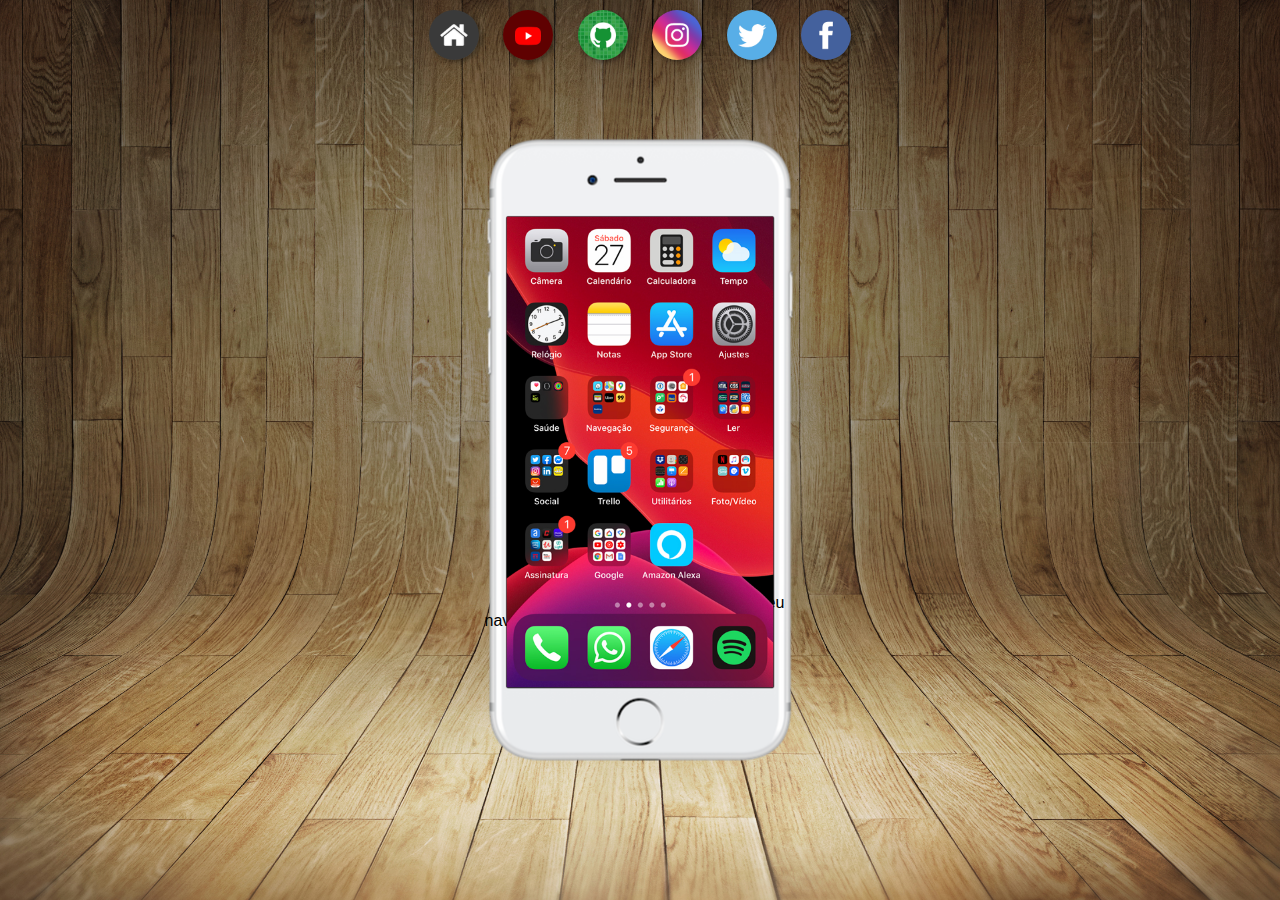
<file: index.html>
<!DOCTYPE html>
<html lang="pt-br">
<head>
    <meta charset="UTF-8">
    <meta name="viewport" content="width=device-width, initial-scale=1.0">
    <link rel="shortcut icon" href="favicon.ico" type="image/x-icon">
    <link rel="stylesheet" href="estilos/style.css">
    <title>Projeto Redes Sociais</title>
</head>
<body>
    <main>
        <section id="telefone">
            <iframe src="home.html" name="tela" id="tela" frameborder="0"></iframe>
                Seu navegador não é compativel com isso.

        </section>

        <section id="redes-sociais">
            <a href="#" target="tela"><img src="imagens/logo-home.jpg" alt="Home"></a>
            <a href="youtube.html" target="tela"><img src="imagens/logo-youtube.jpg" alt="You Tube"></a>
            <a href="github.html" target="tela"><img src="imagens/logo-github.jpg" alt="GitHub"></a>
            <a href="instagram.html" target="tela"><img src="imagens/logo-instagram.jpg" alt="Instagram"></a>
            <a href="twitter.html" target="tela"><img src="imagens/logo-twitter.jpg" alt="Twitter"></a>
            <a href="facebook.html" target="tela"><img src="imagens/logo-facebook.jpg" alt="Facebook"></a>

        </section>
    </main>
    
</body>
</html>
</file>
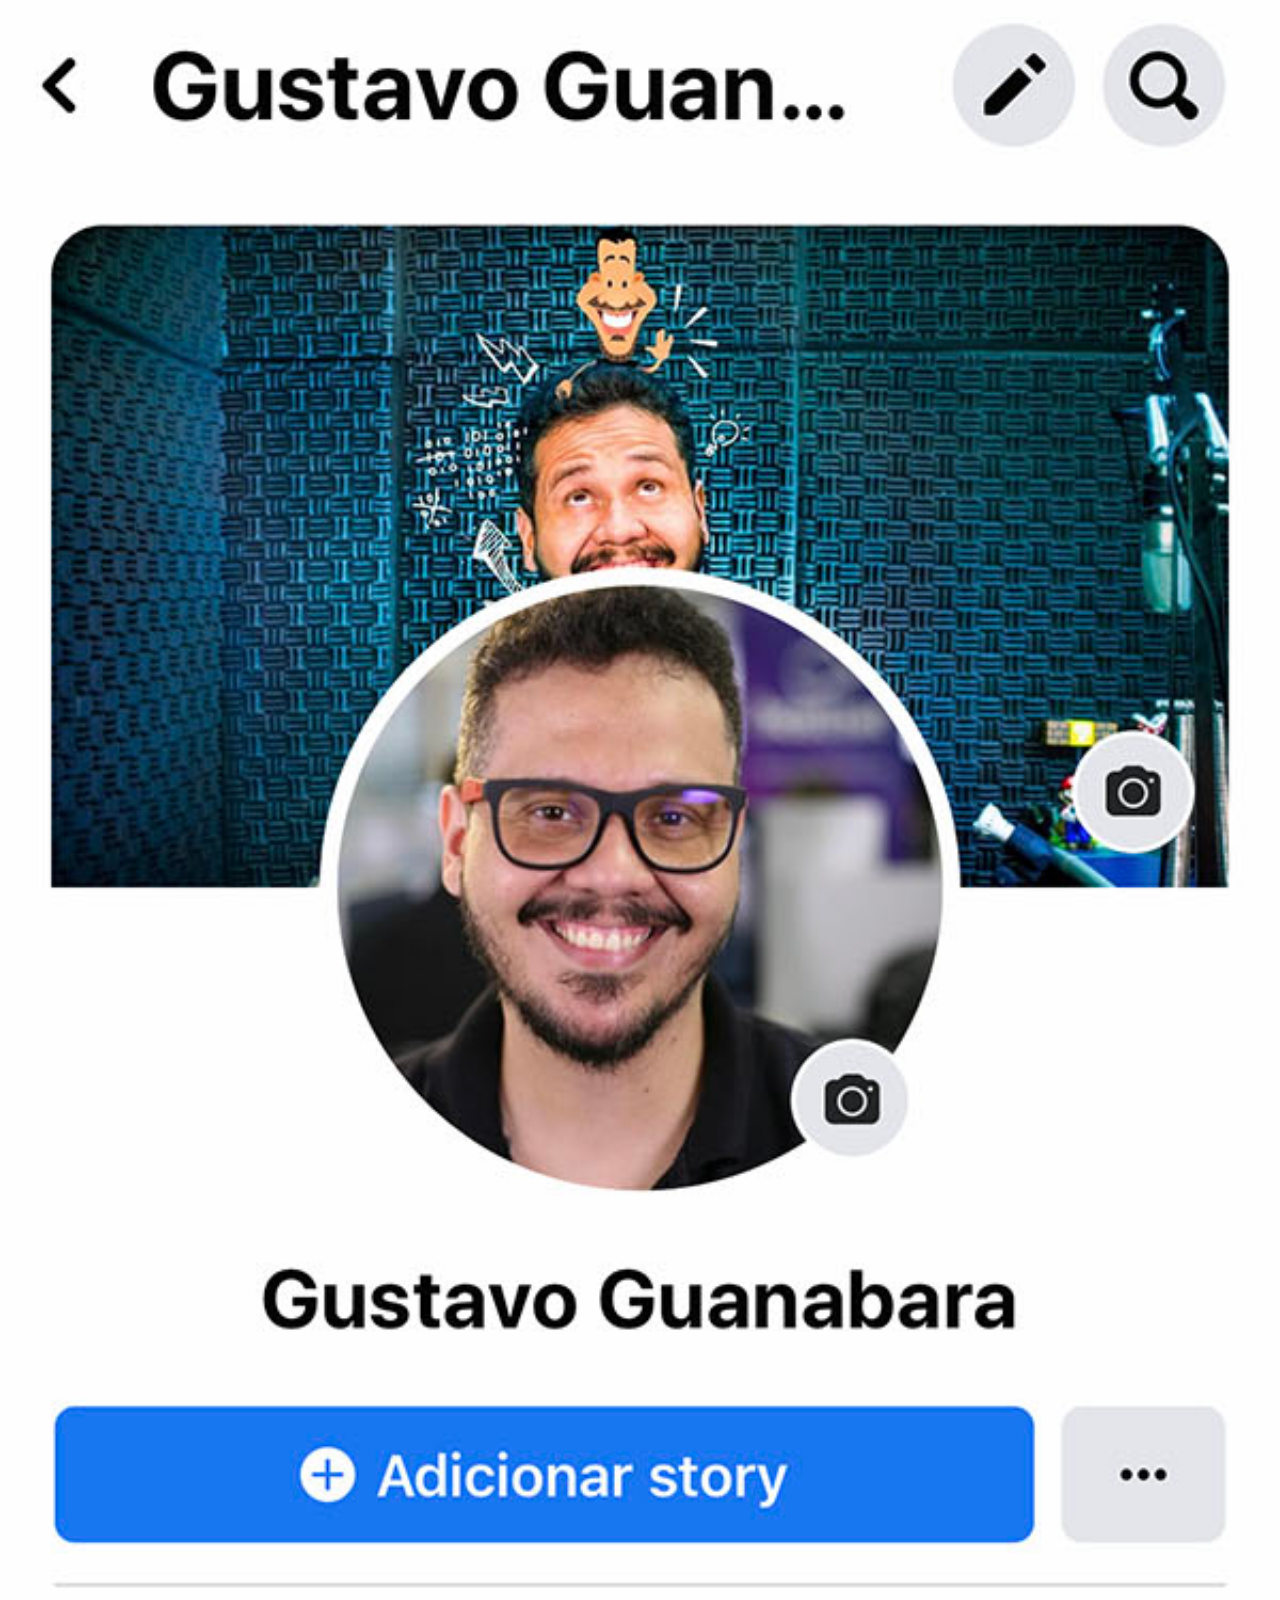
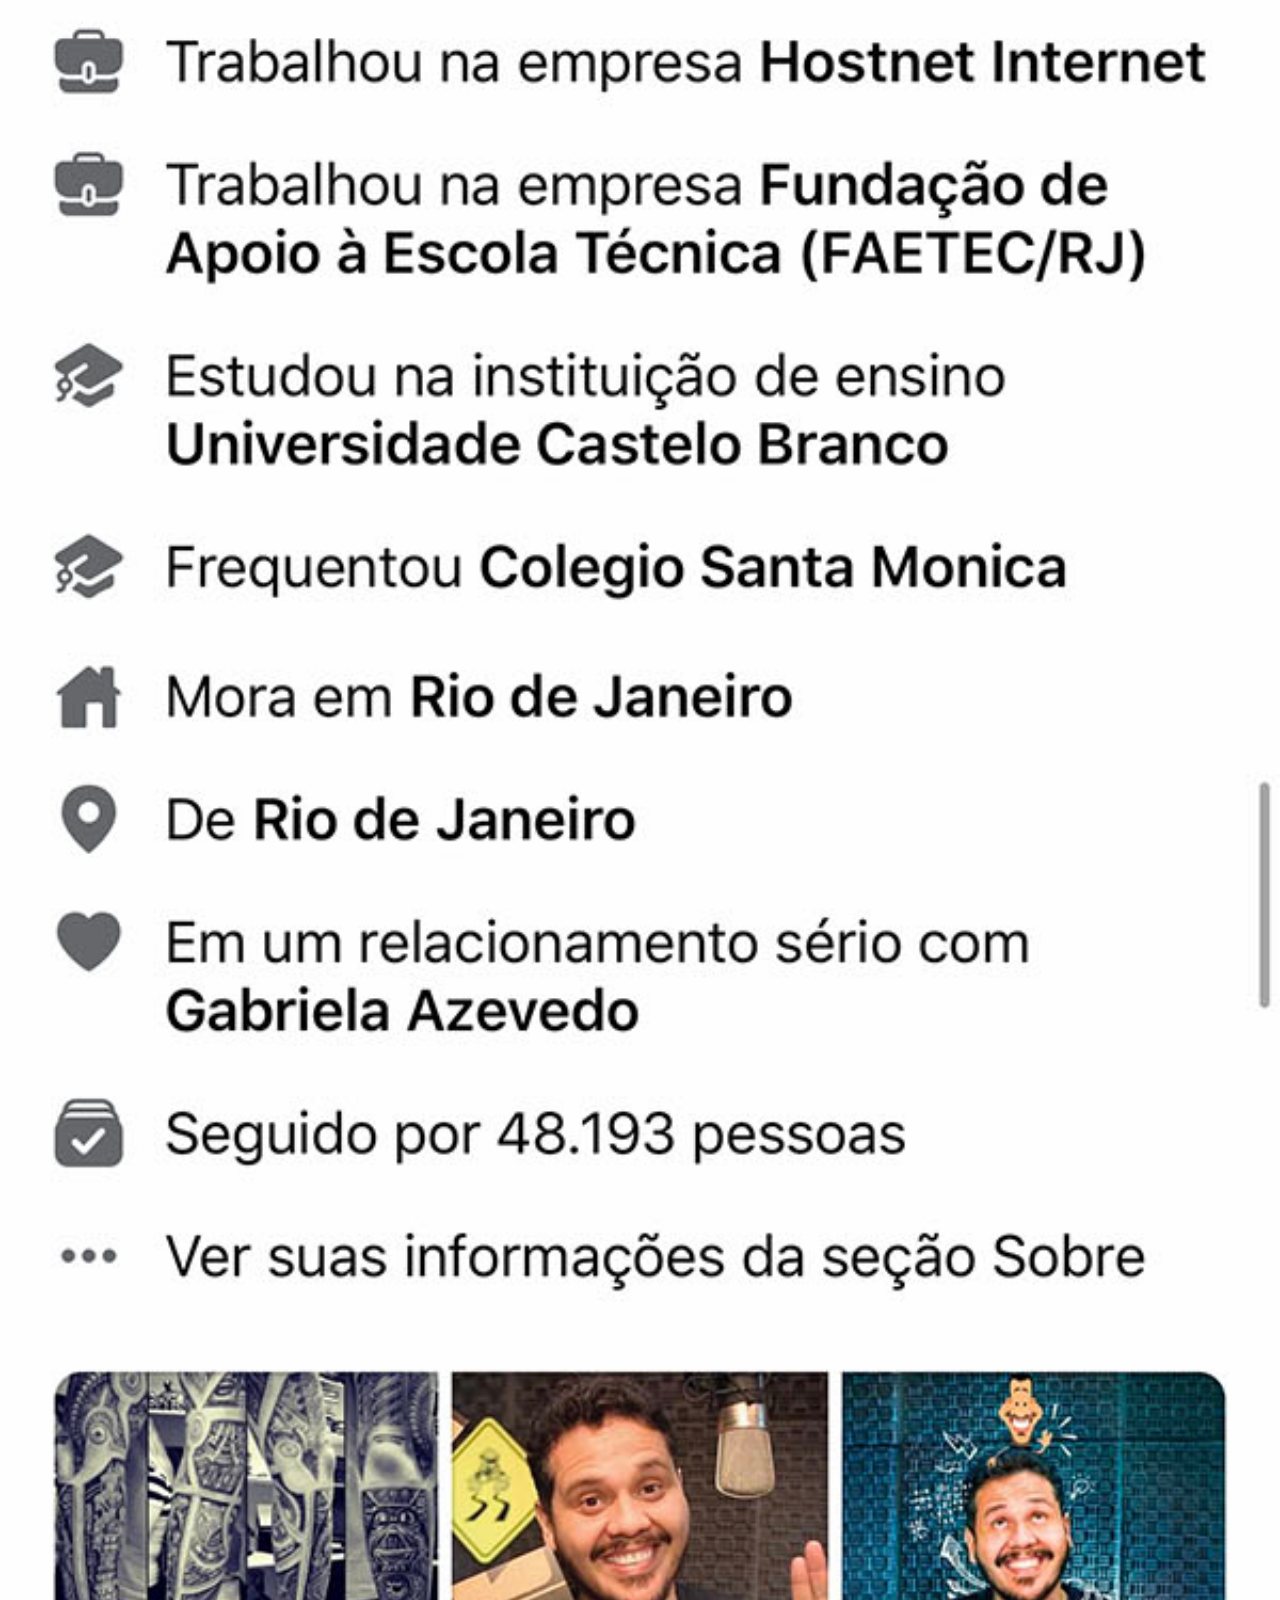
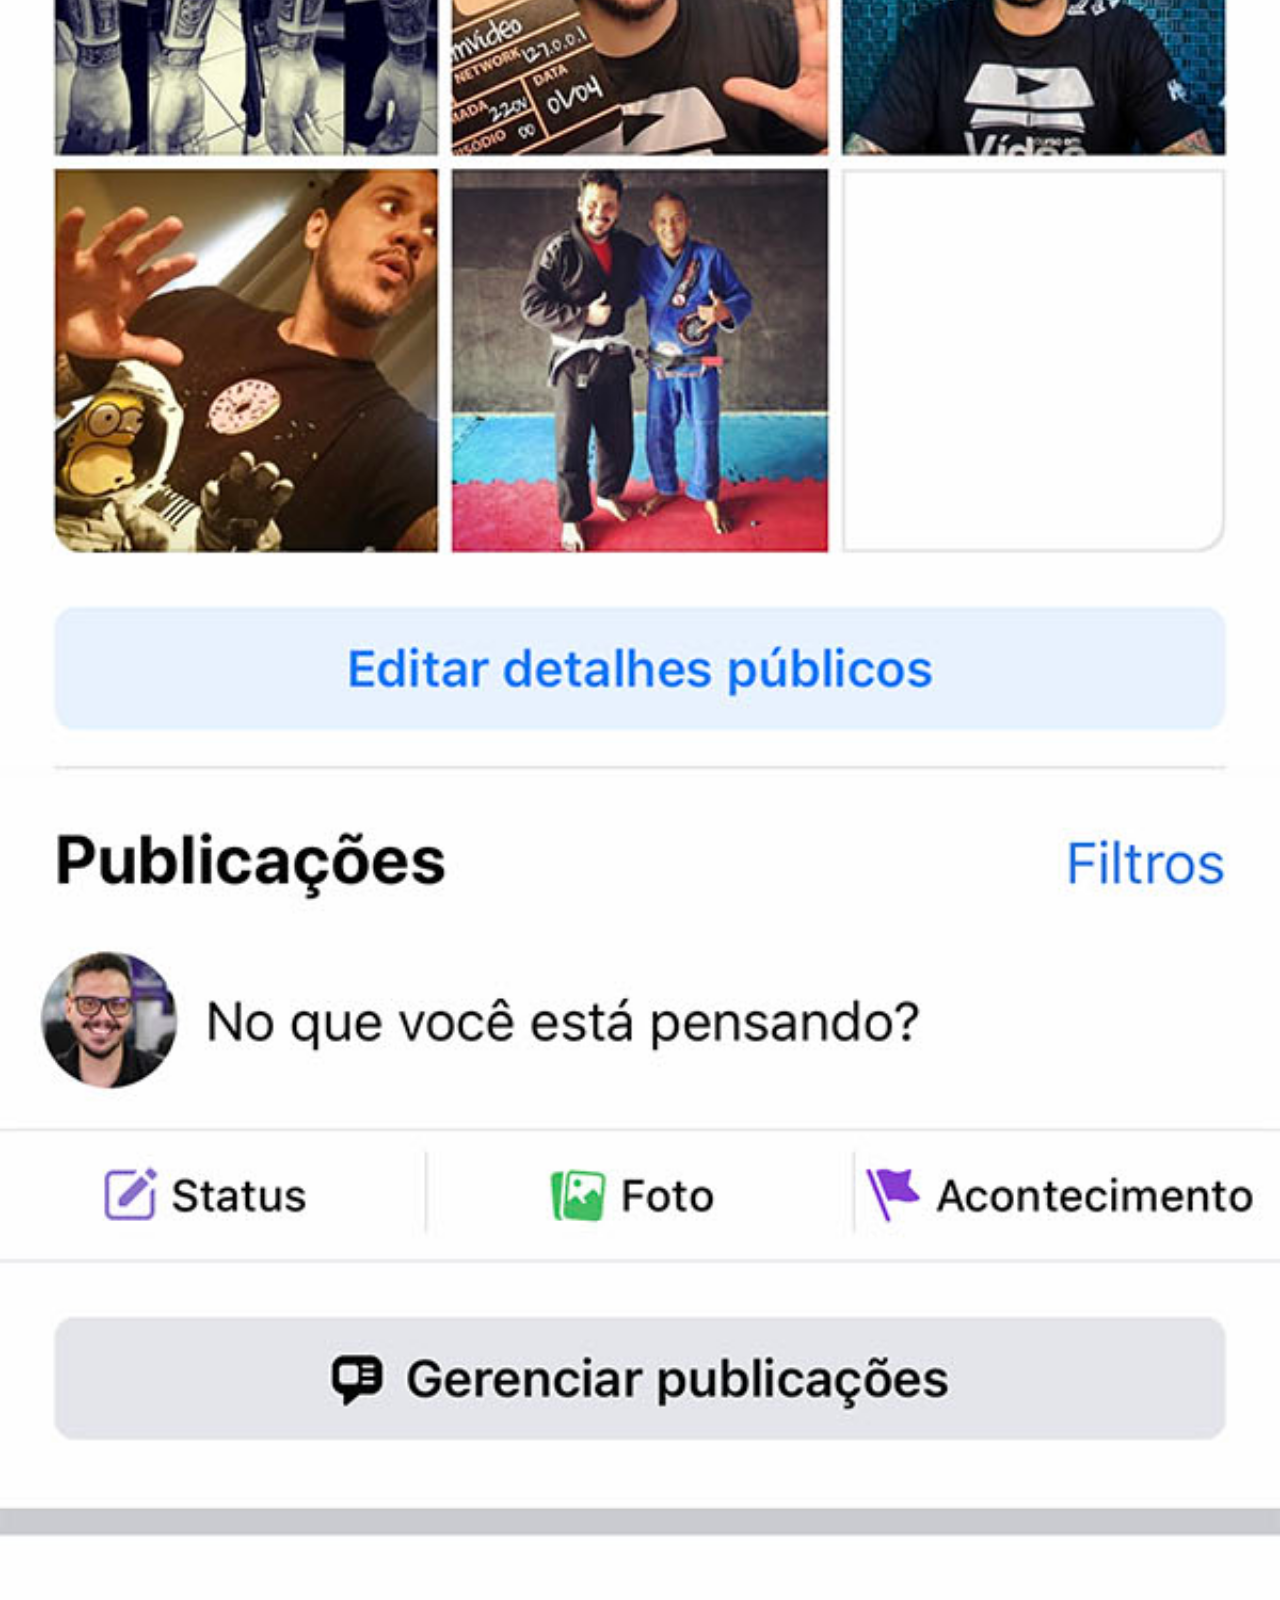
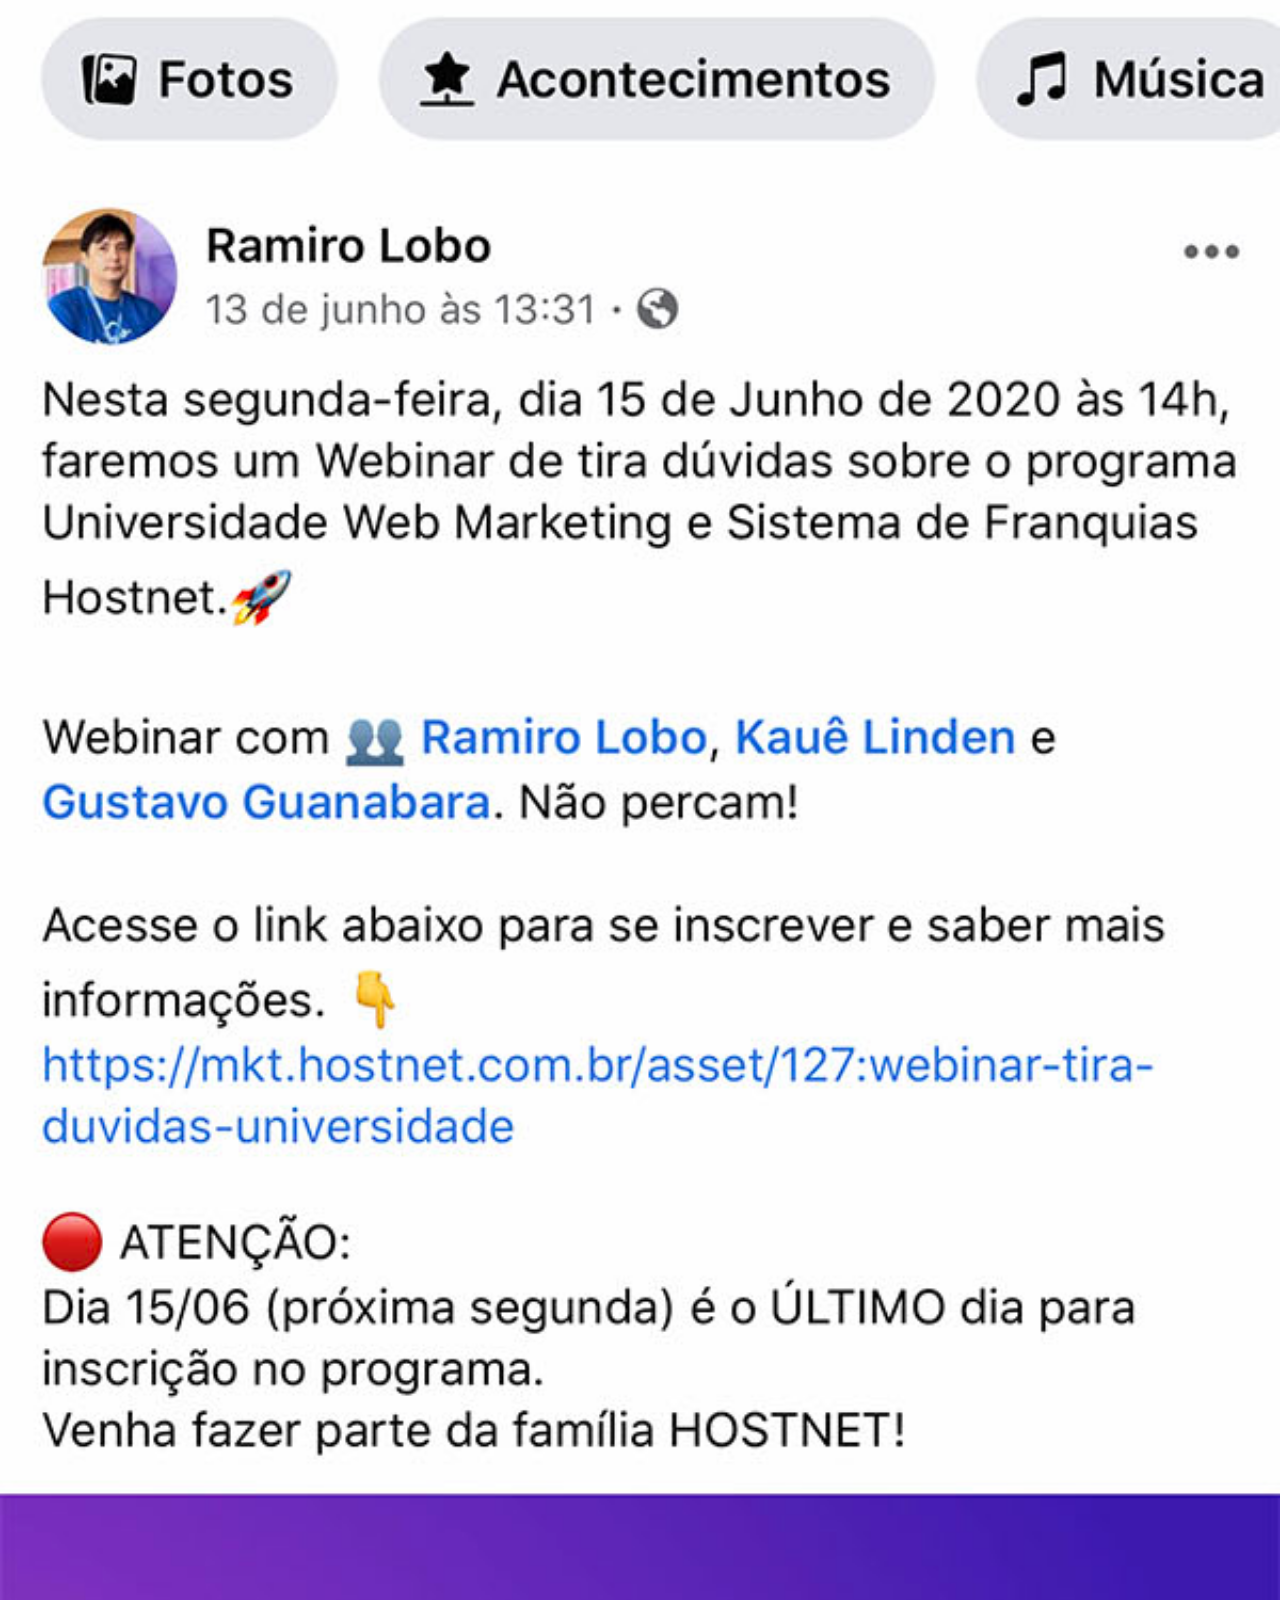
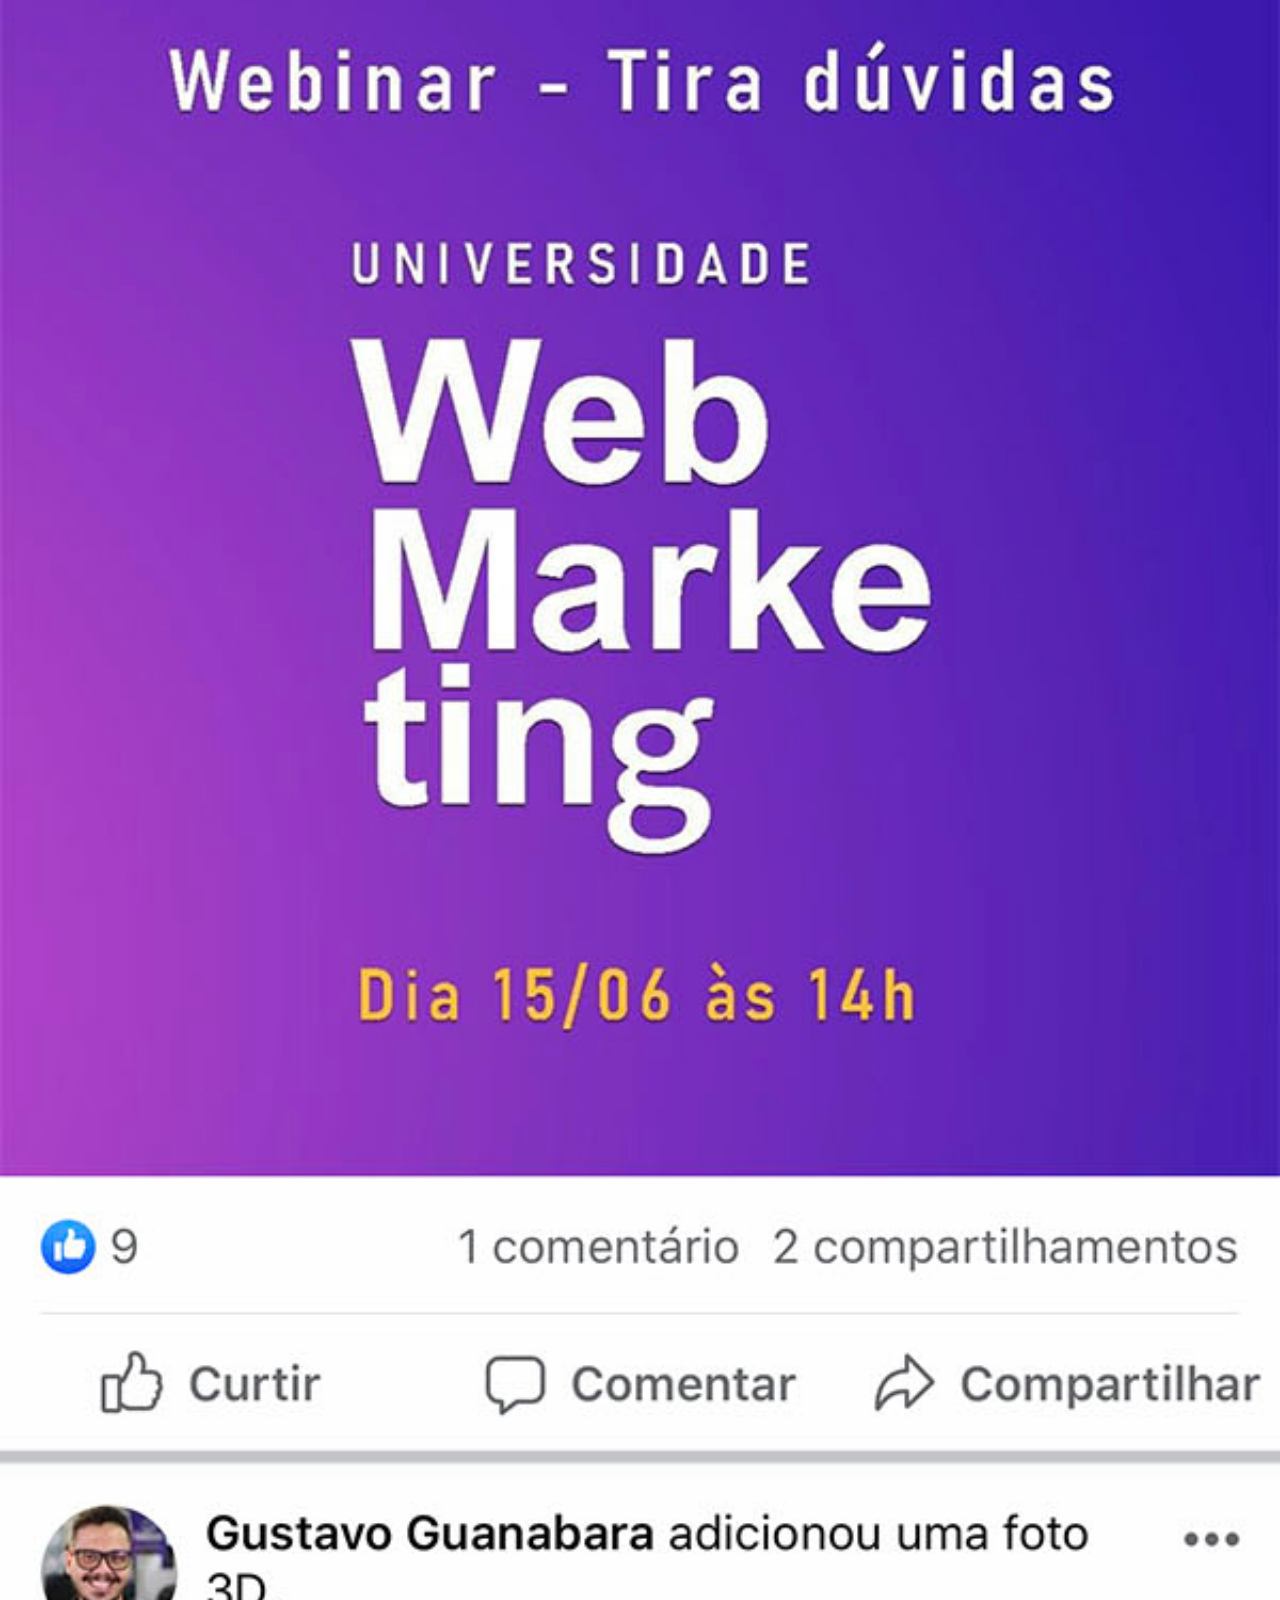
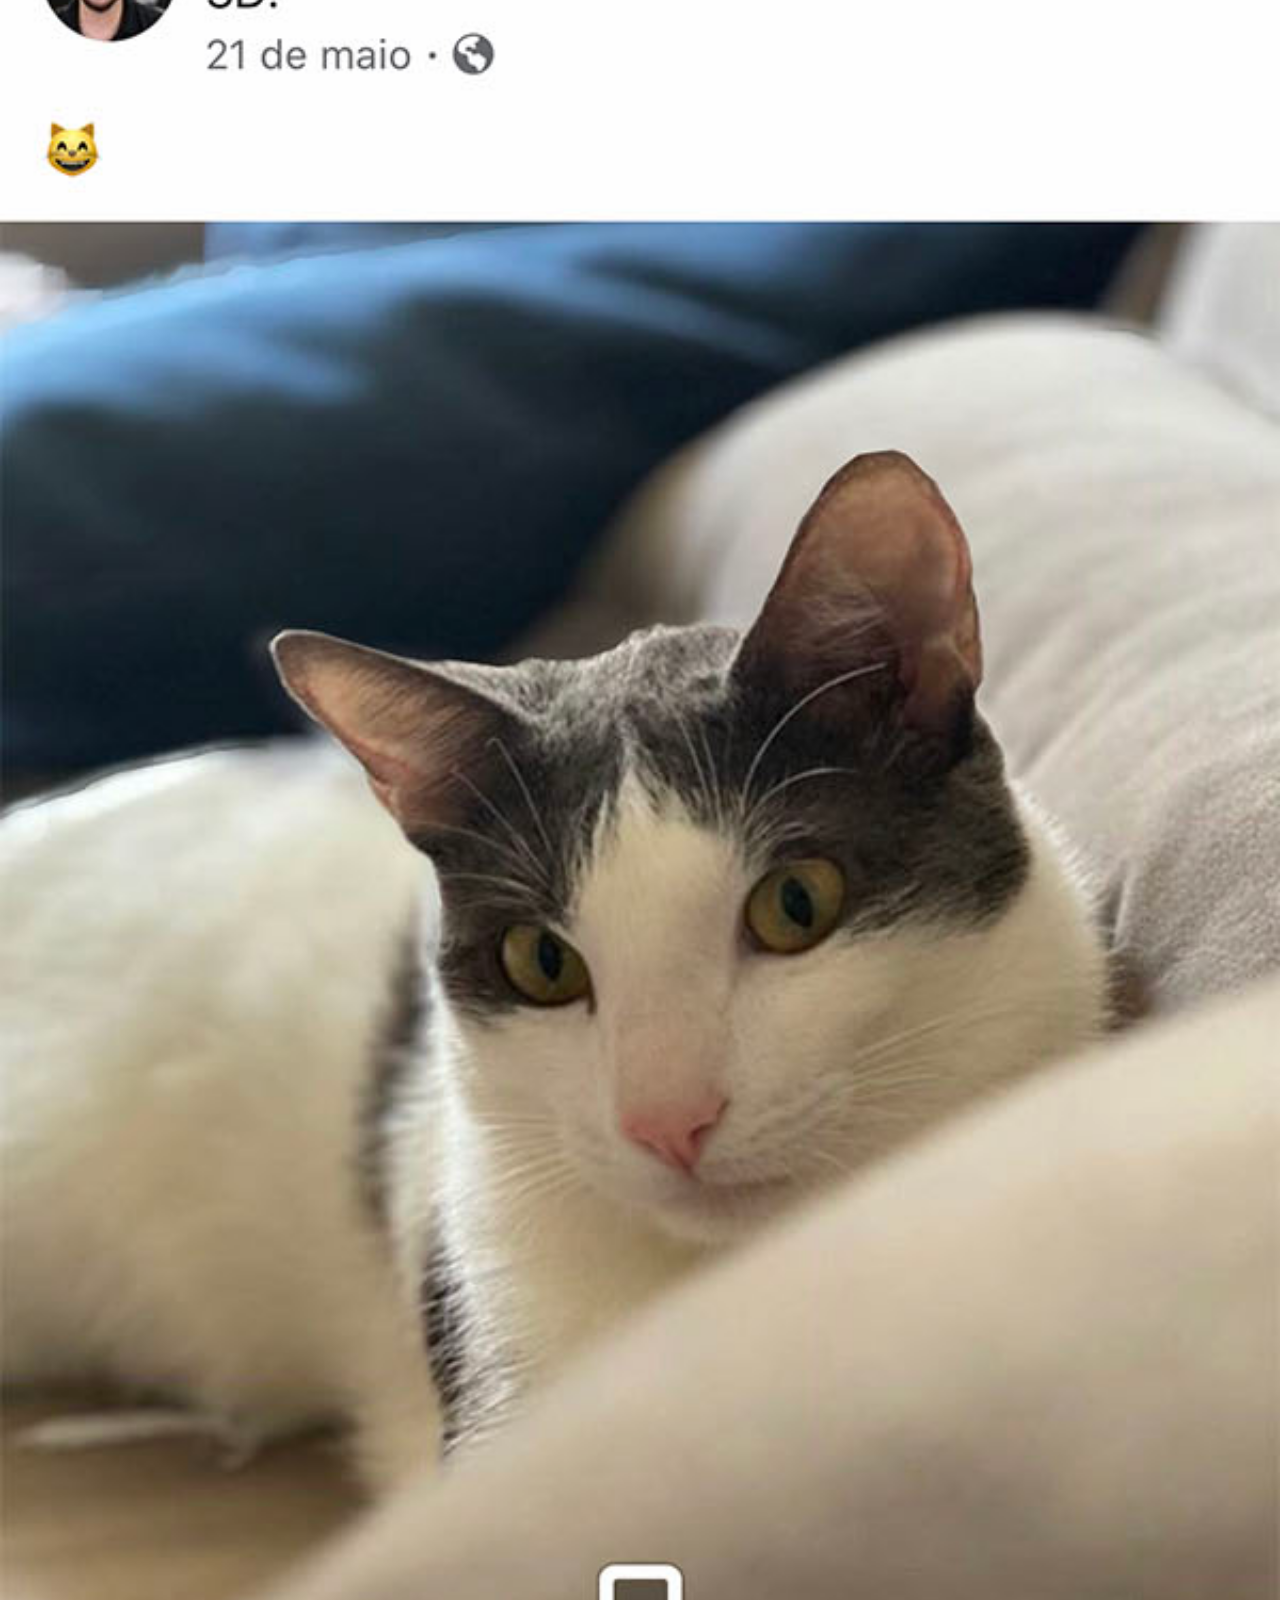
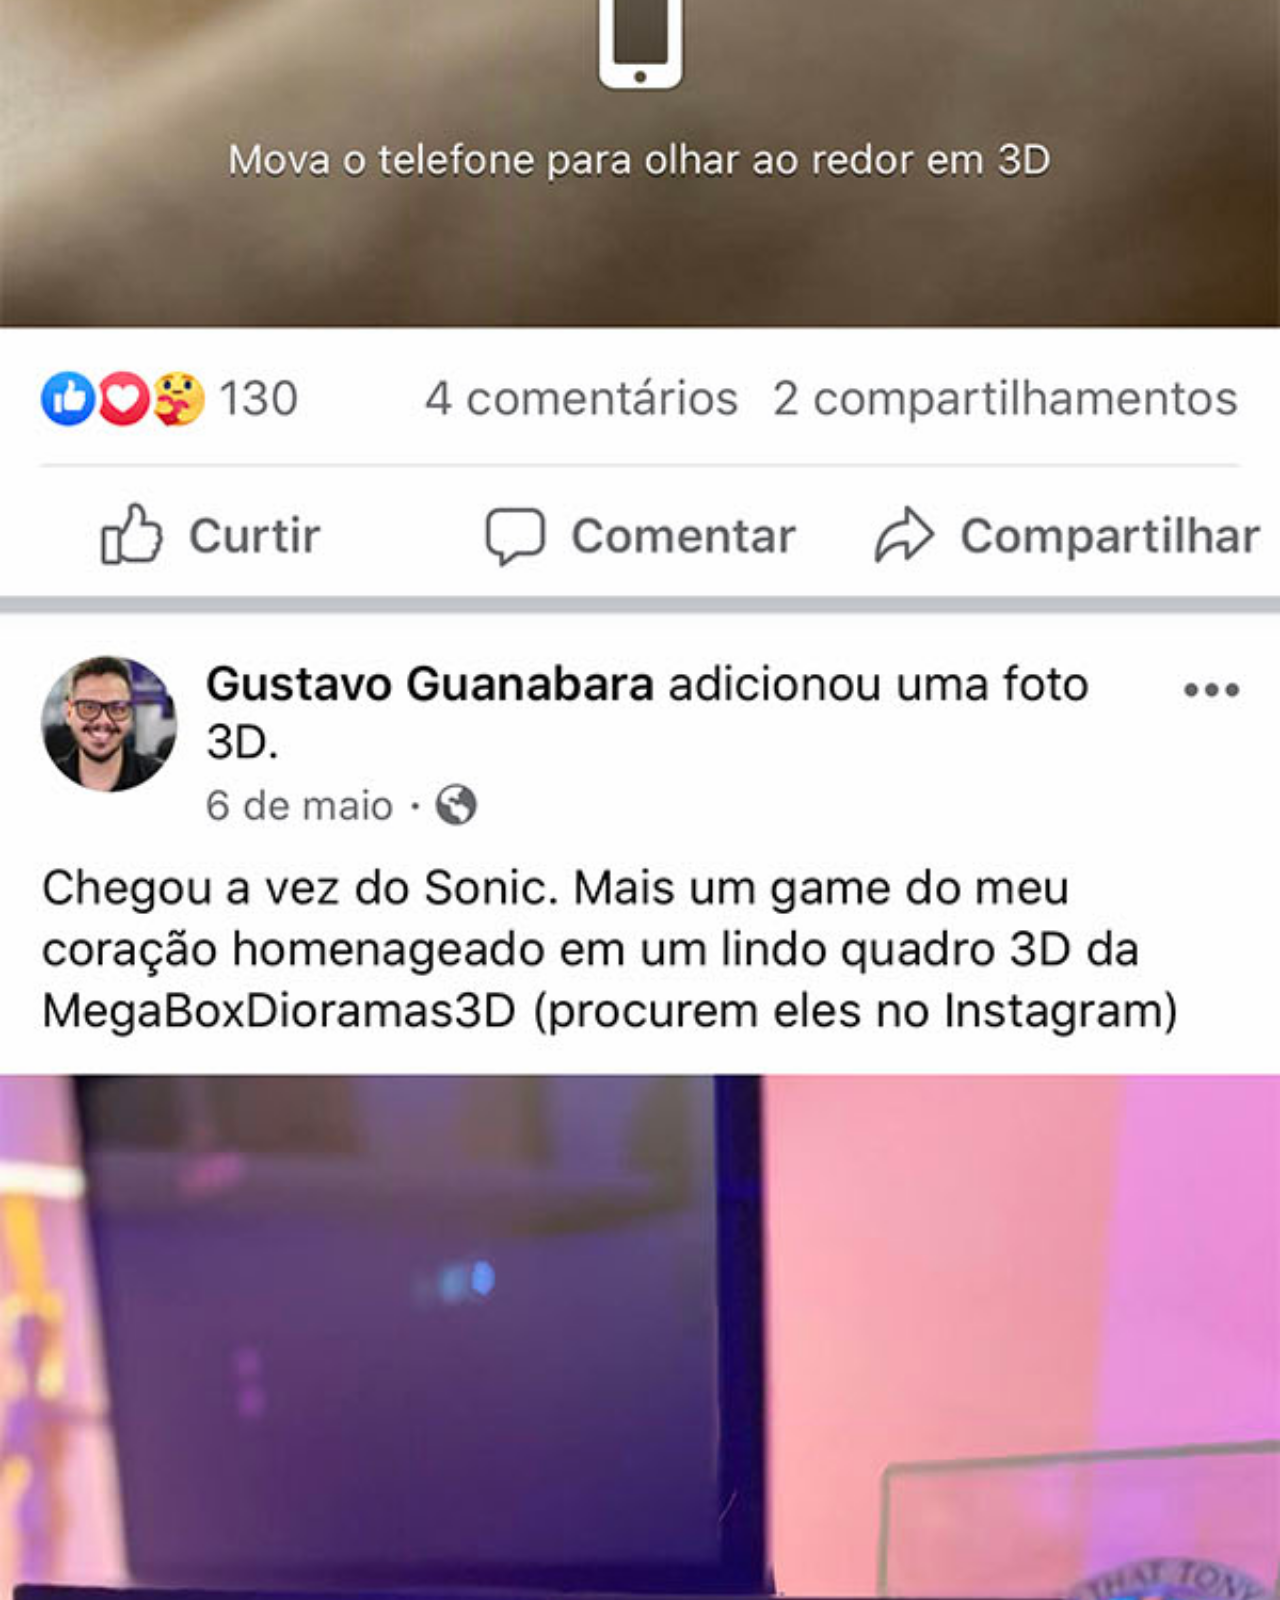
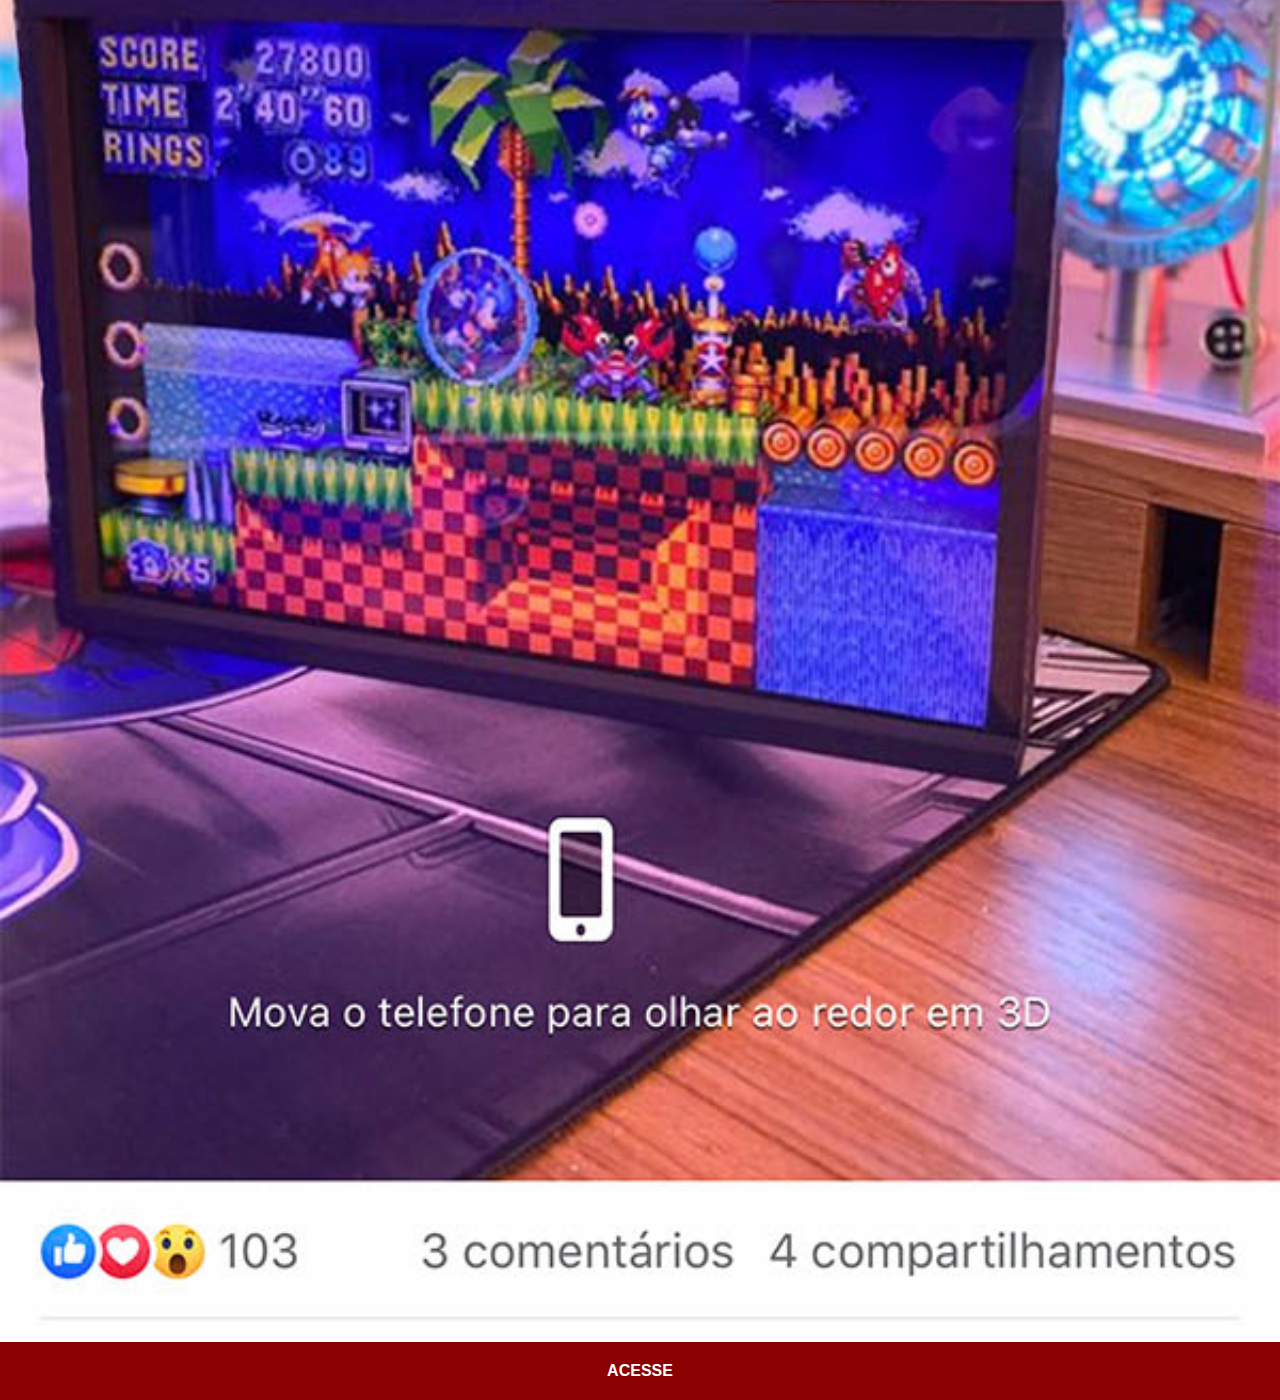
<file: facebook.html>
<!DOCTYPE html>
<html lang="pt-br">
<head>
    <meta charset="UTF-8">
    <meta name="viewport" content="width=device-width, initial-scale=1.0">
    <title>Facebook</title>
    <link rel="stylesheet" href="estilos/social.css">
    
</head>
<body>
    <img src="imagens/tela-facebook.jpg" alt="Facebook">
    <a href="https://www.facebook.com/gustavoguanabara" target="_blank">ACESSE</a>
</body>
</html>
</file>
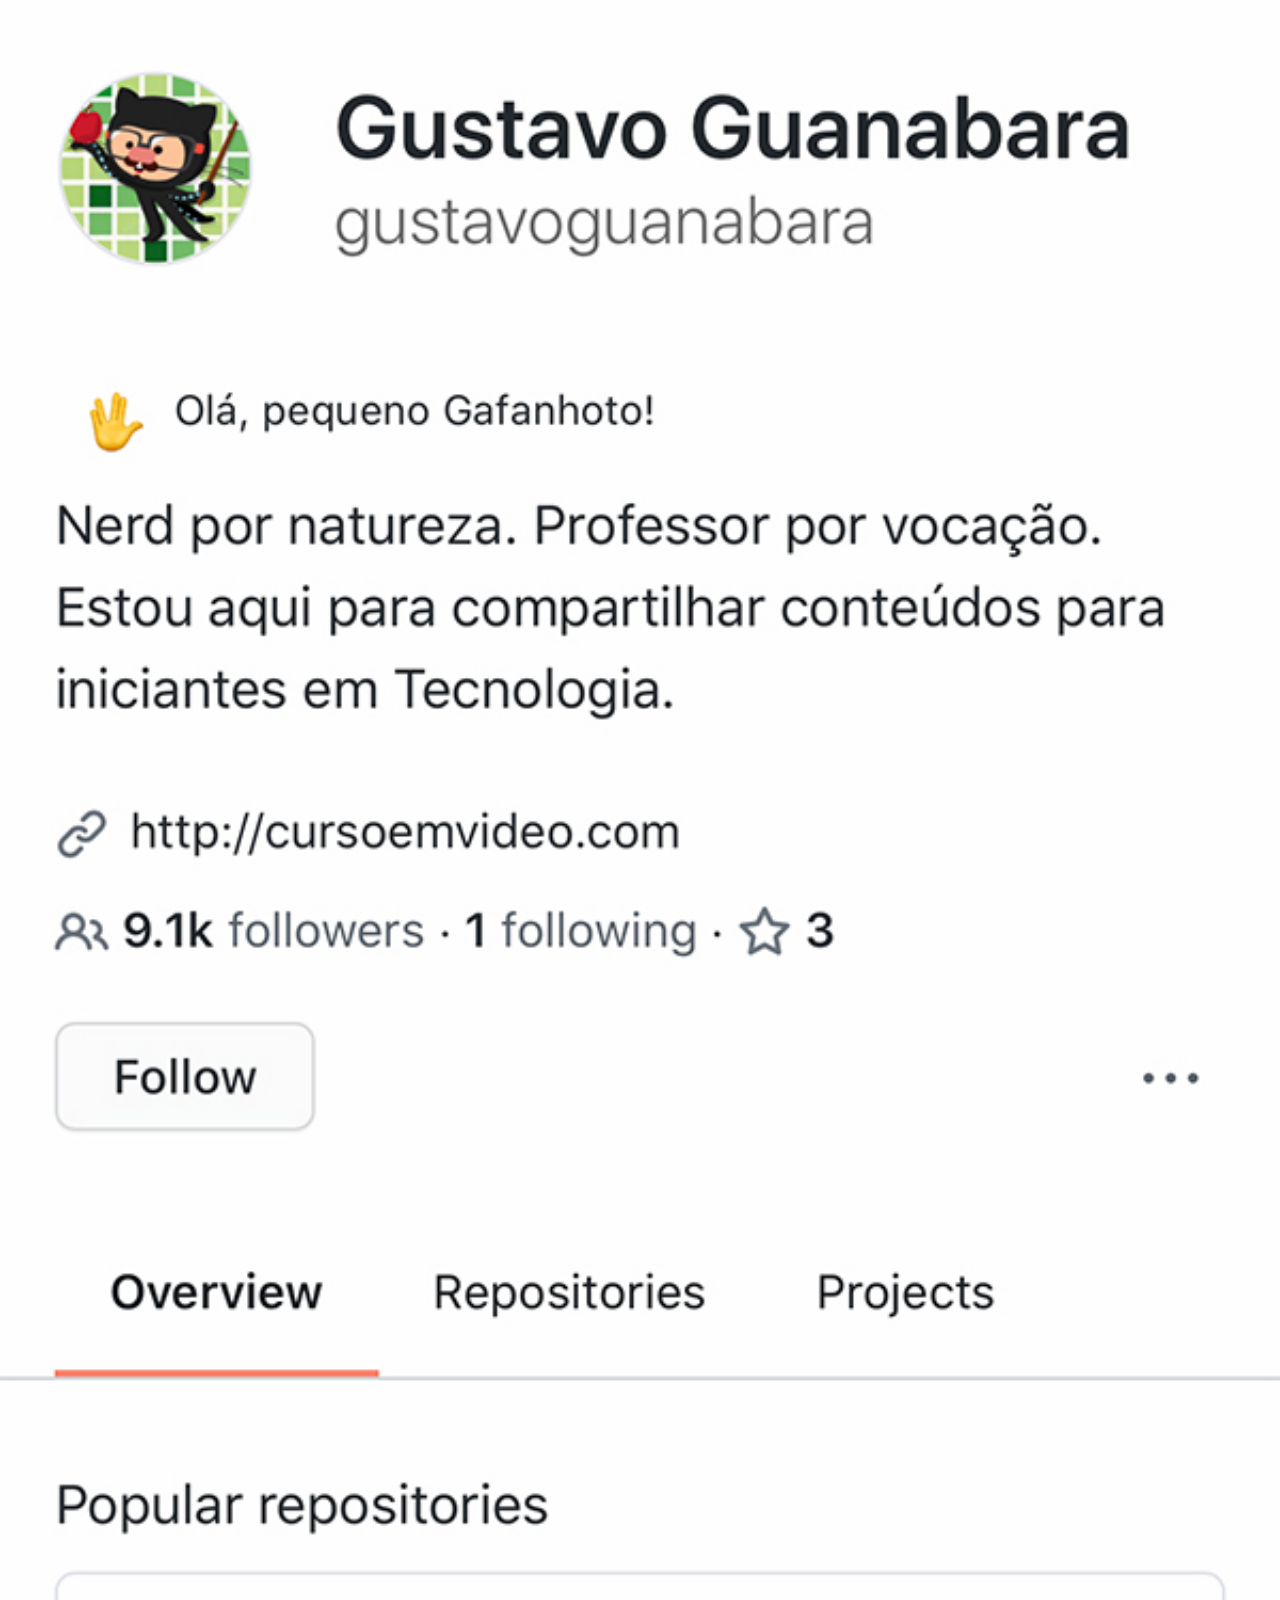
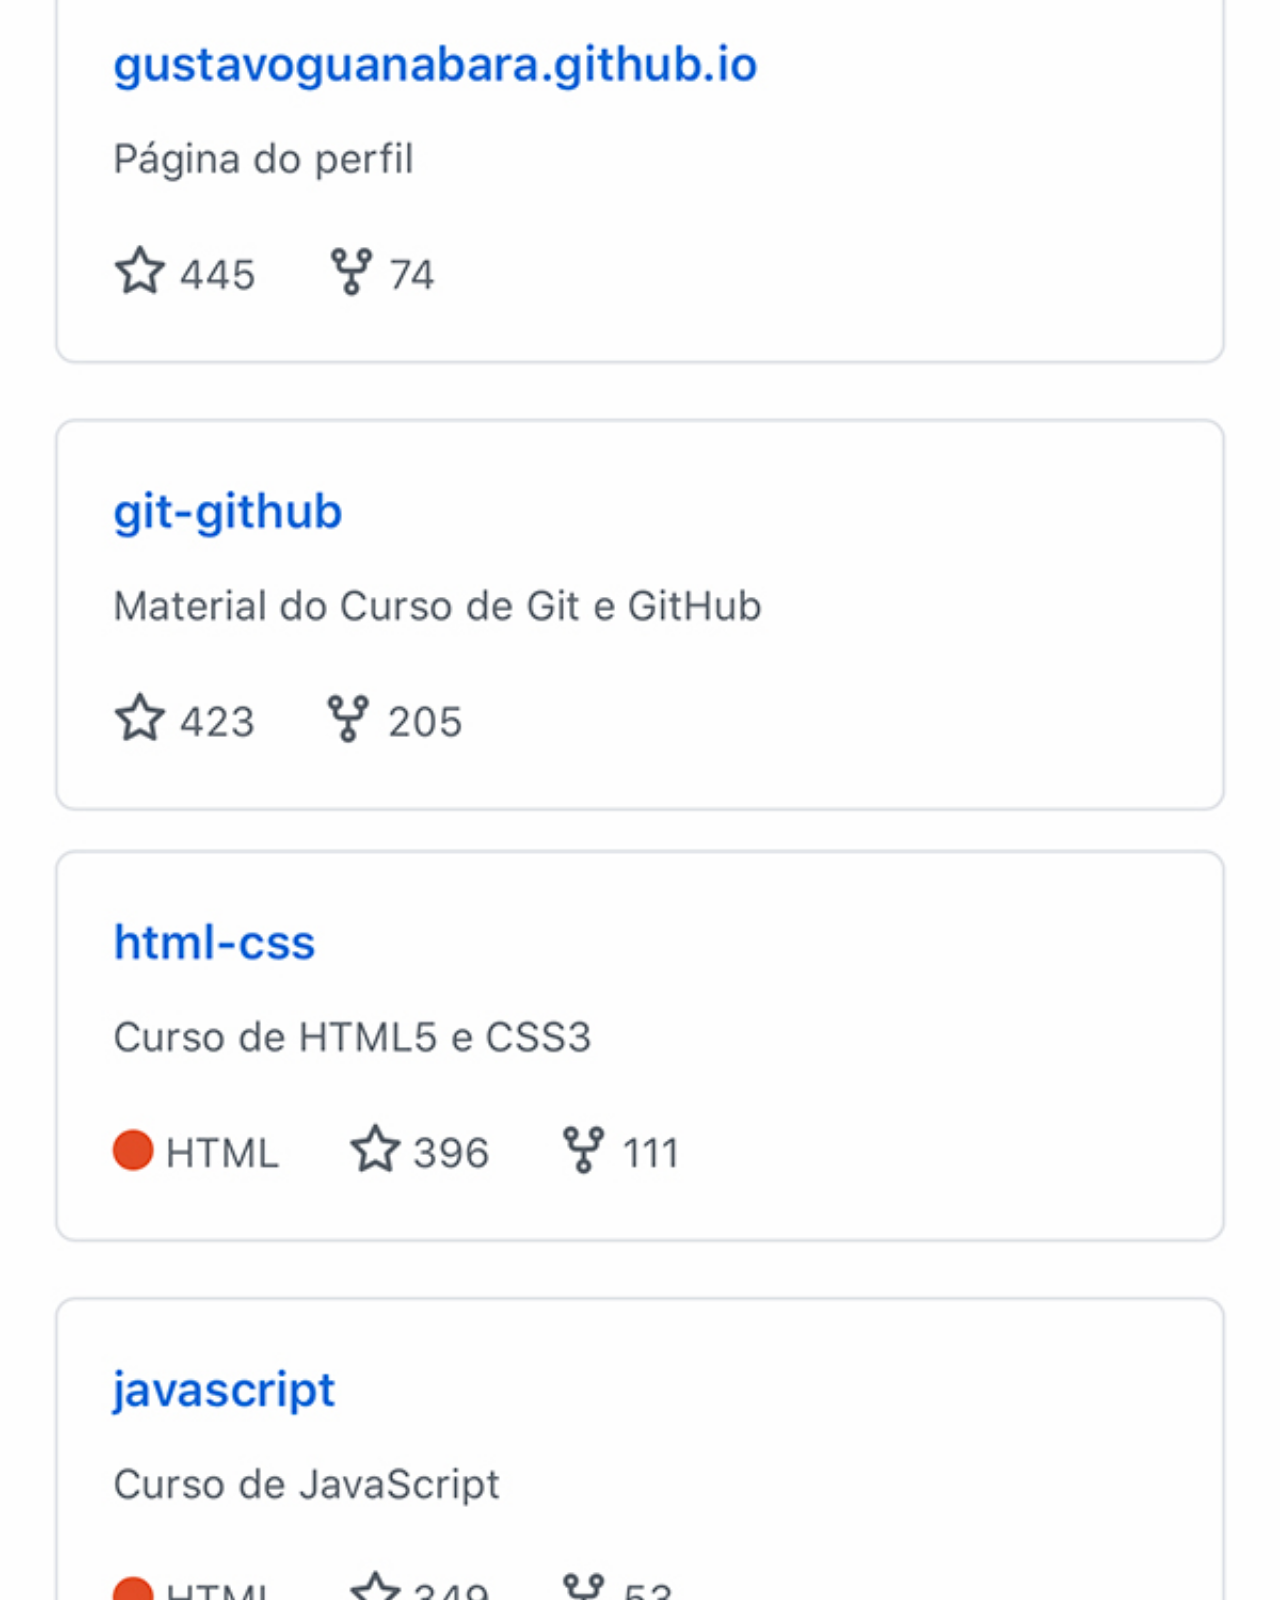
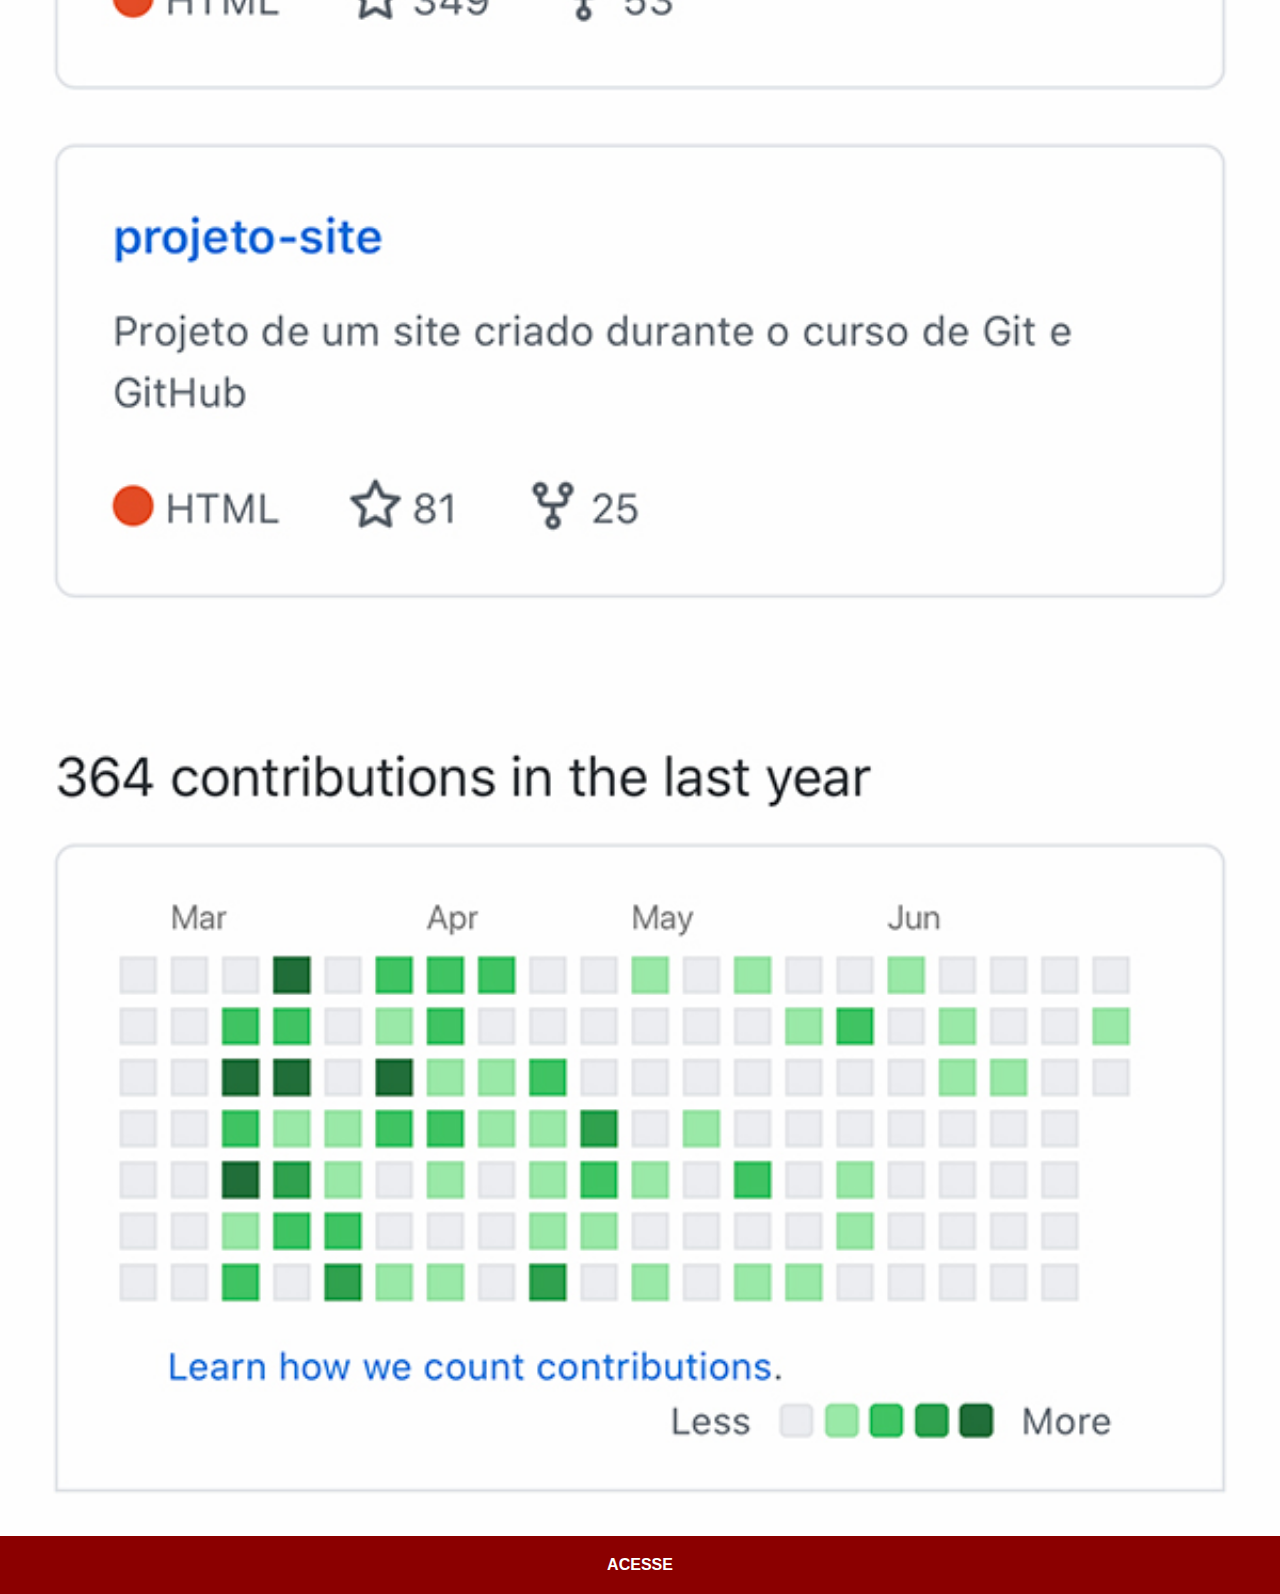
<file: github.html>
<!DOCTYPE html>
<html lang="pt-br">
<head>
    <meta charset="UTF-8">
    <meta name="viewport" content="width=device-width, initial-scale=1.0">
    <title>GitHub</title>
    <link rel="stylesheet" href="estilos/social.css">
    
</head>
<body>
    <img src="imagens/tela-github.jpg" alt="GitHub">
    <a href="https://www.github.com/gustavoguanabara" target="_blank">ACESSE</a>
</body>
</html>
</file>
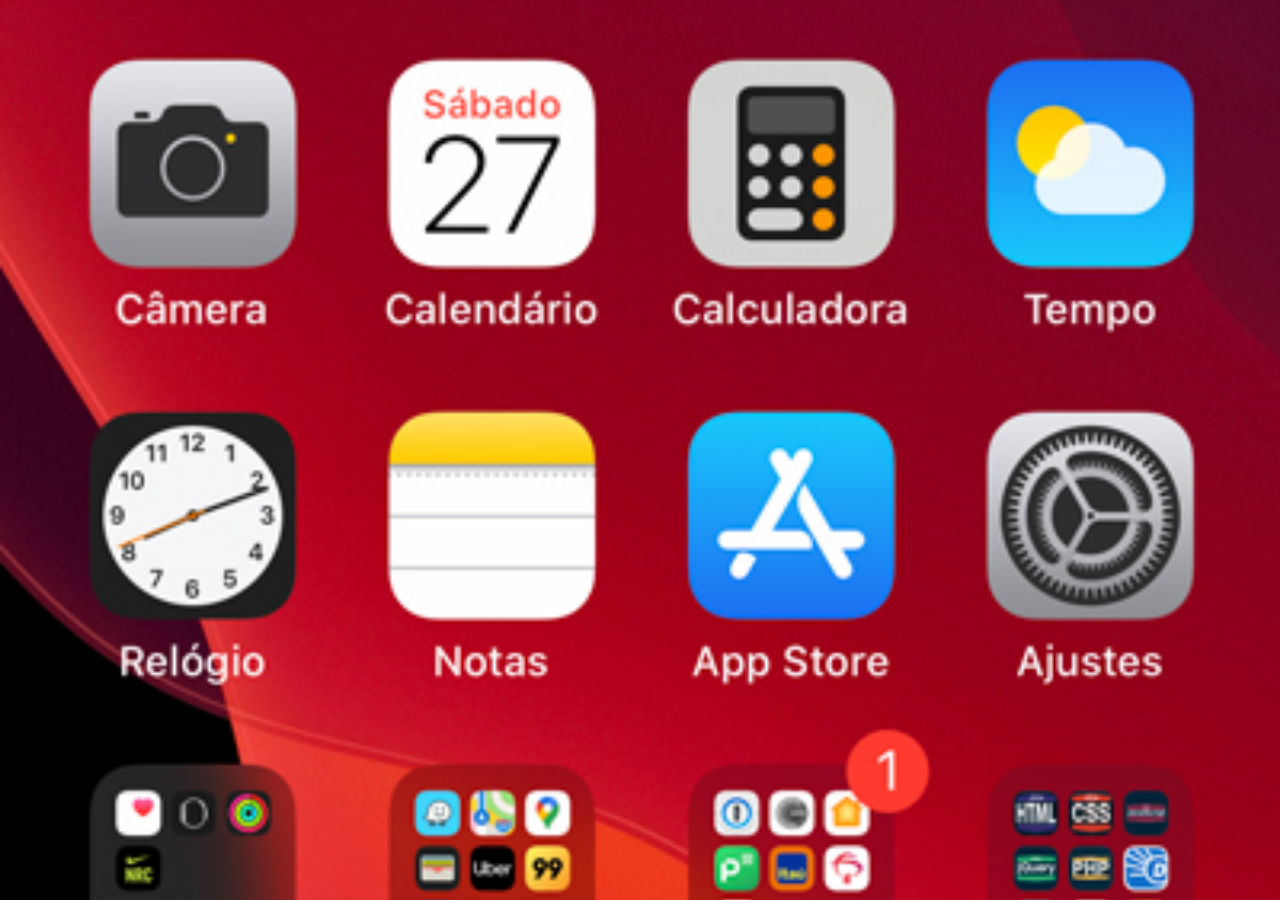
<file: home.html>
<!DOCTYPE html>
<html lang="pt-br">
<head>
    <meta charset="UTF-8">
    <meta name="viewport" content="width=device-width, initial-scale=1.0">
    <title>Home</title>
</head>
<style>
    *{
        margin: 0px;
        padding: 0px;
    }
    body{
        width: 100vw;
        height: 100vh;
        background: black url('imagens/tela-home.jpg') no-repeat top center;
        background-size: cover;
    }
</style>
<body>
    
</body>
</html>
</file>
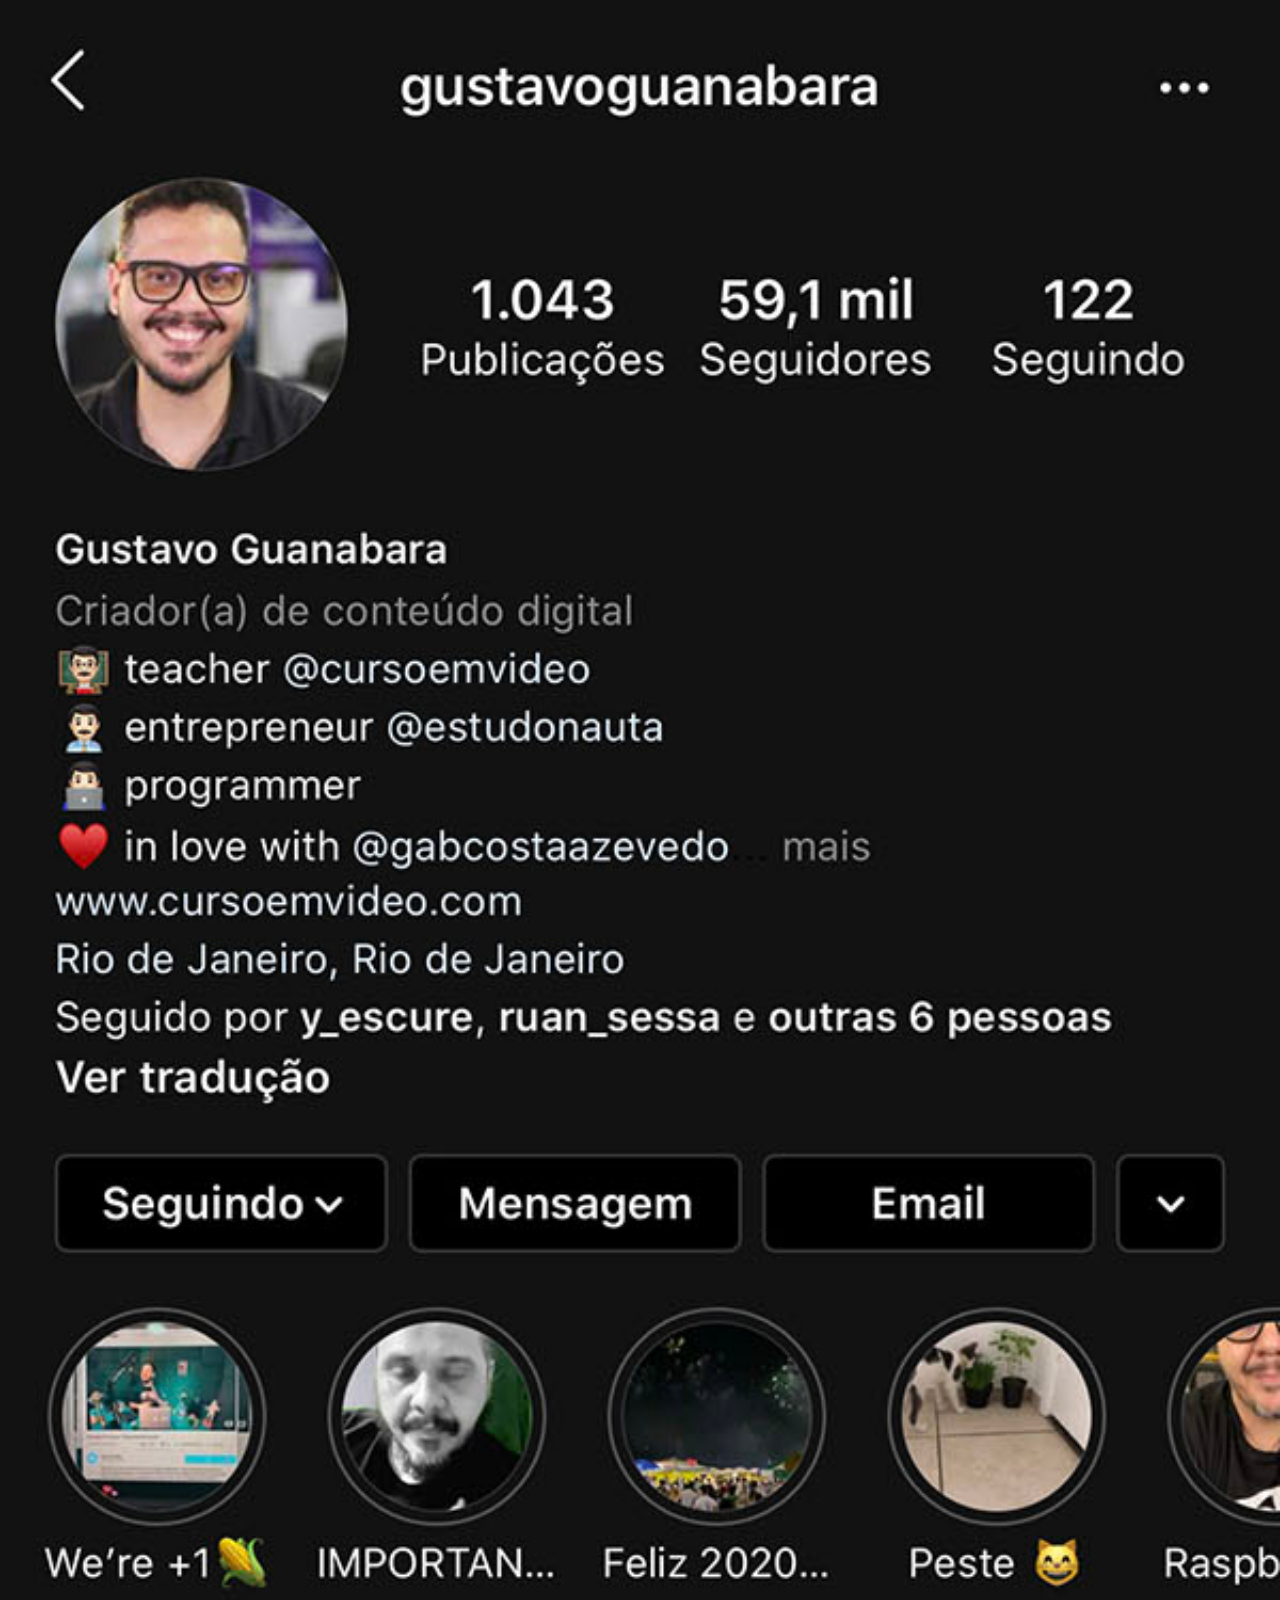
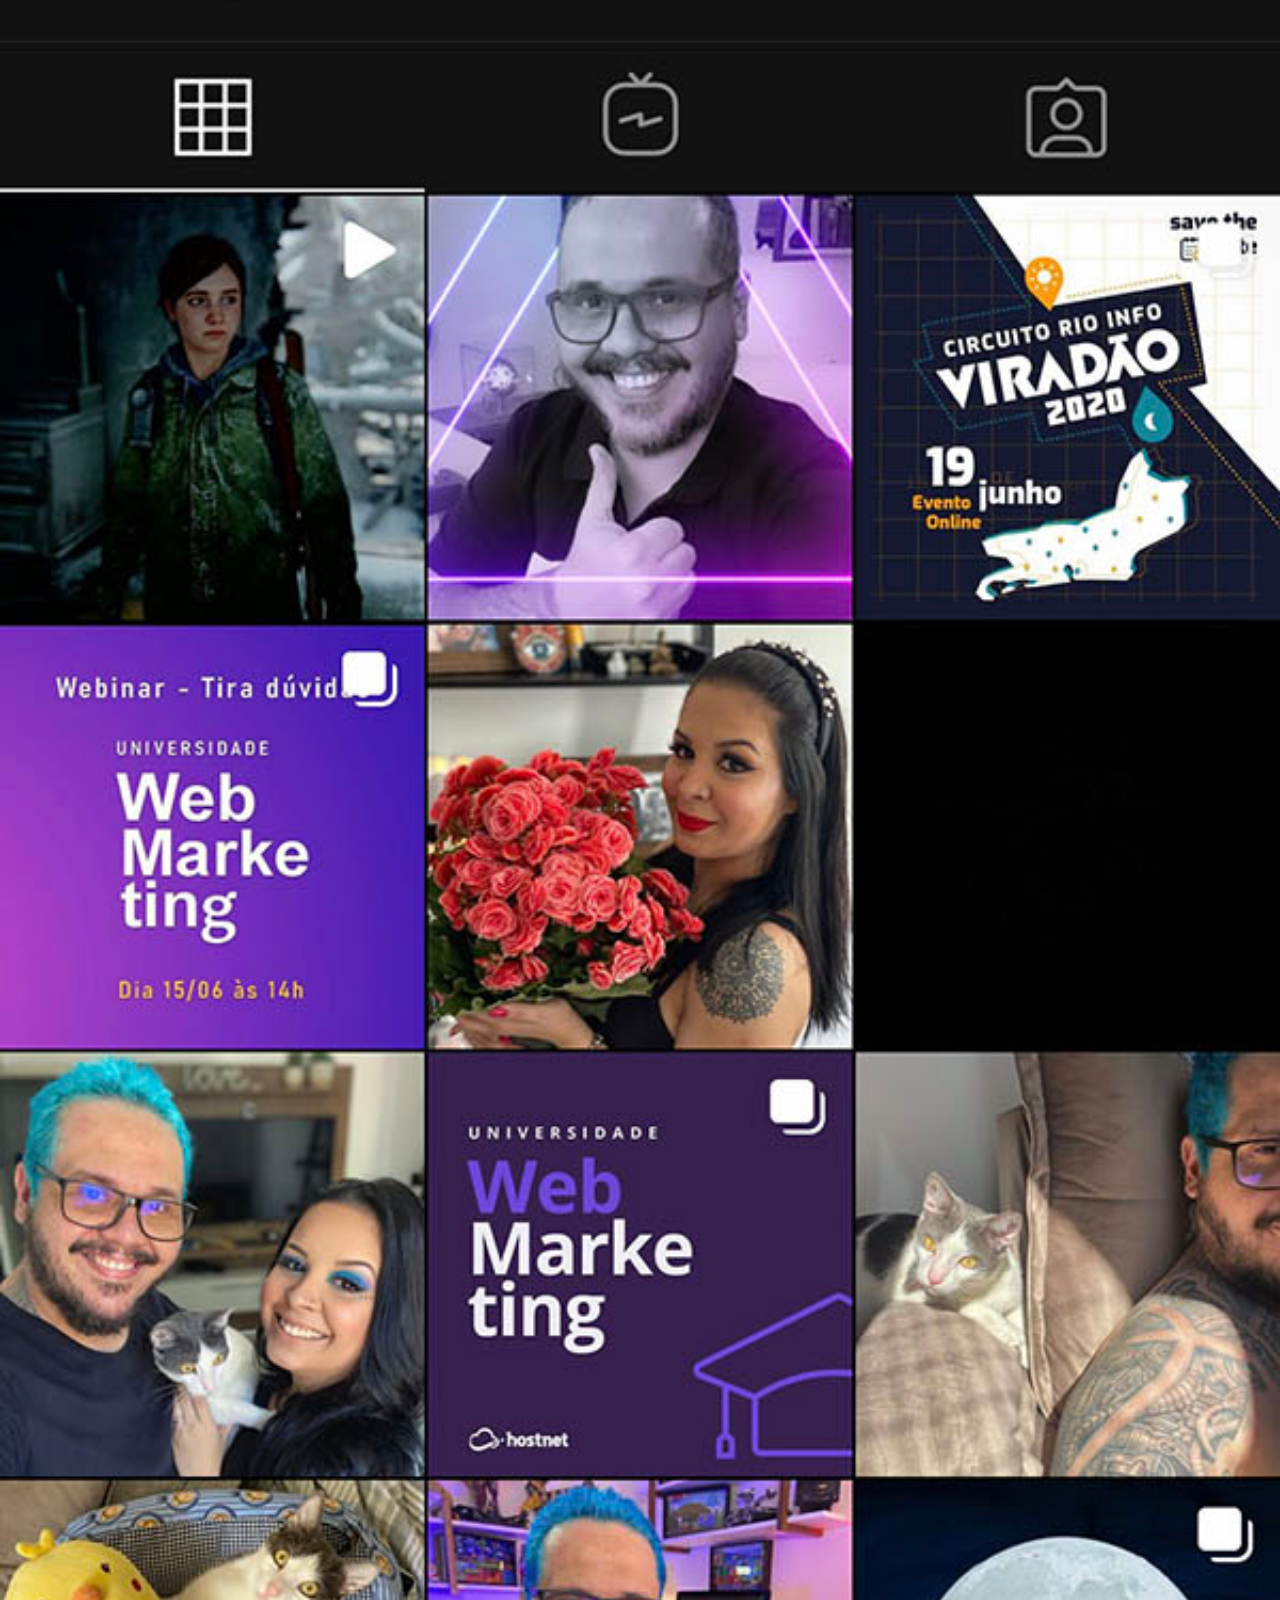
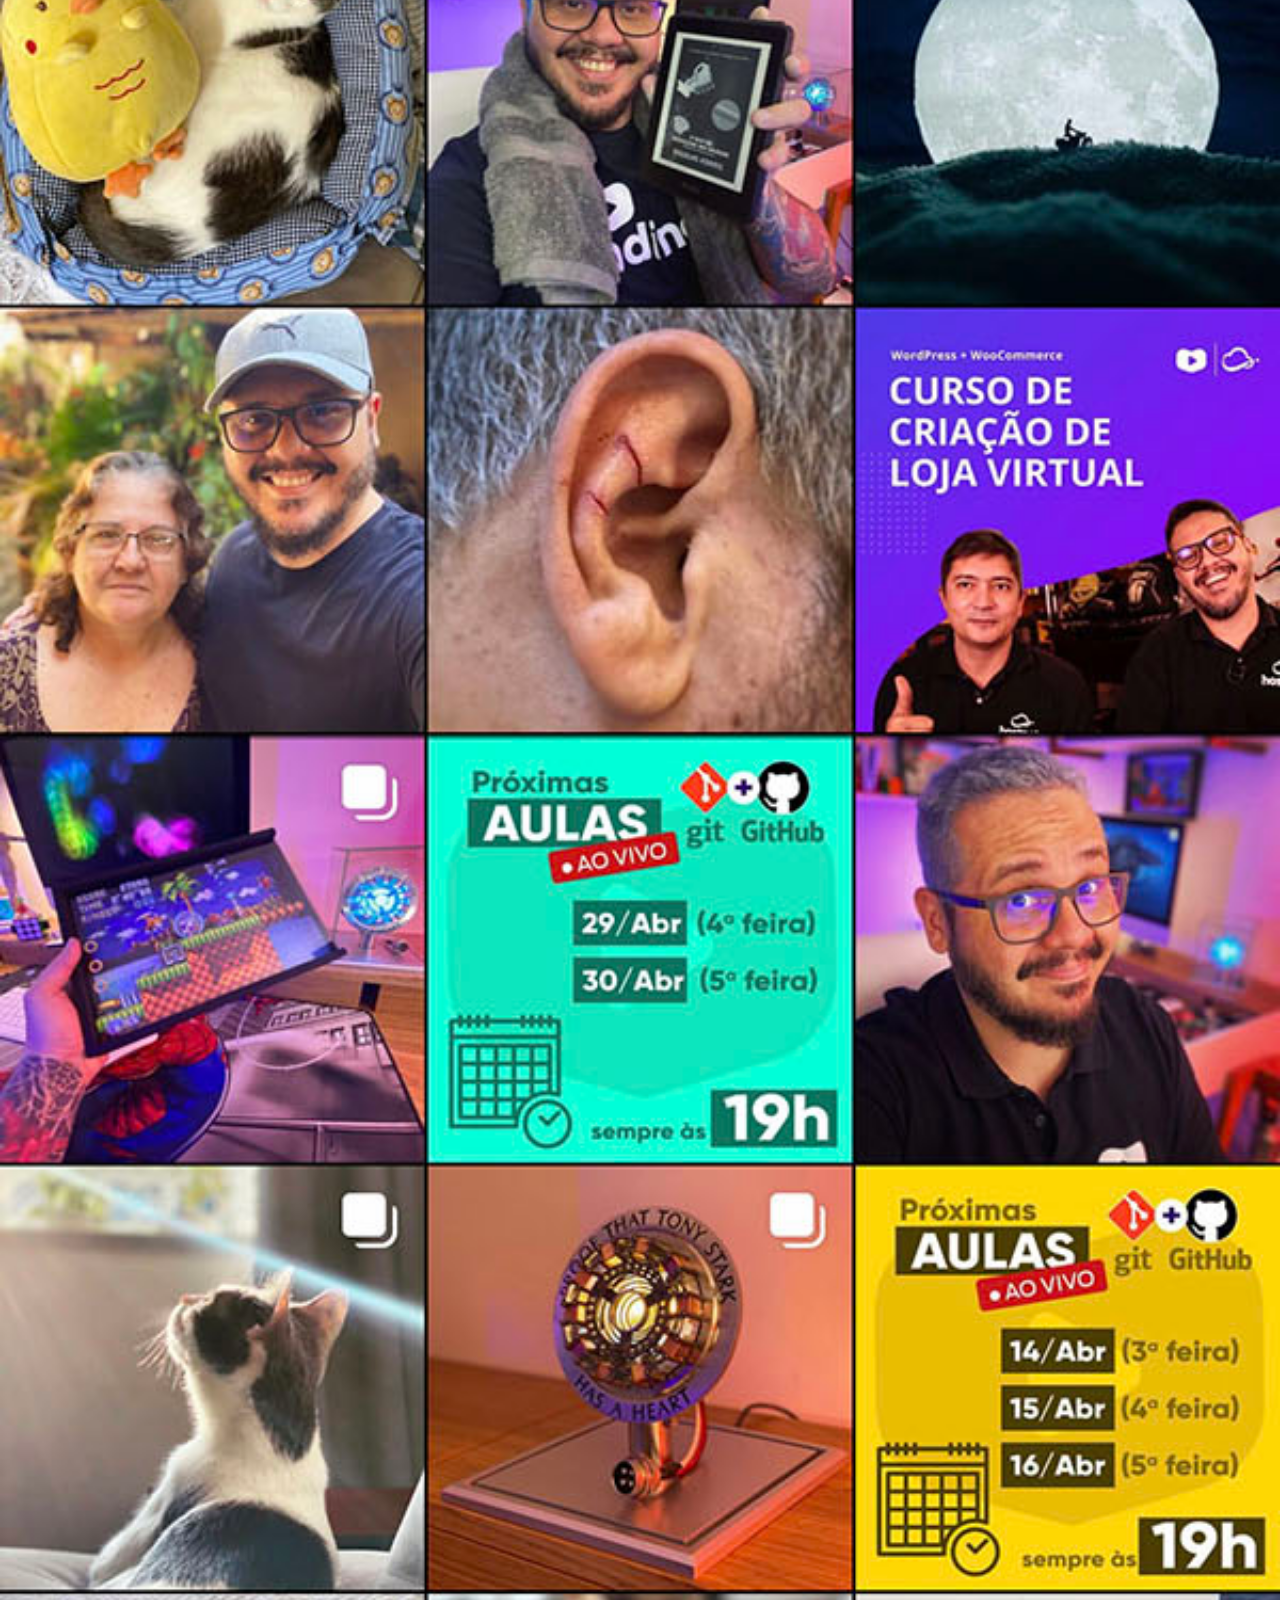
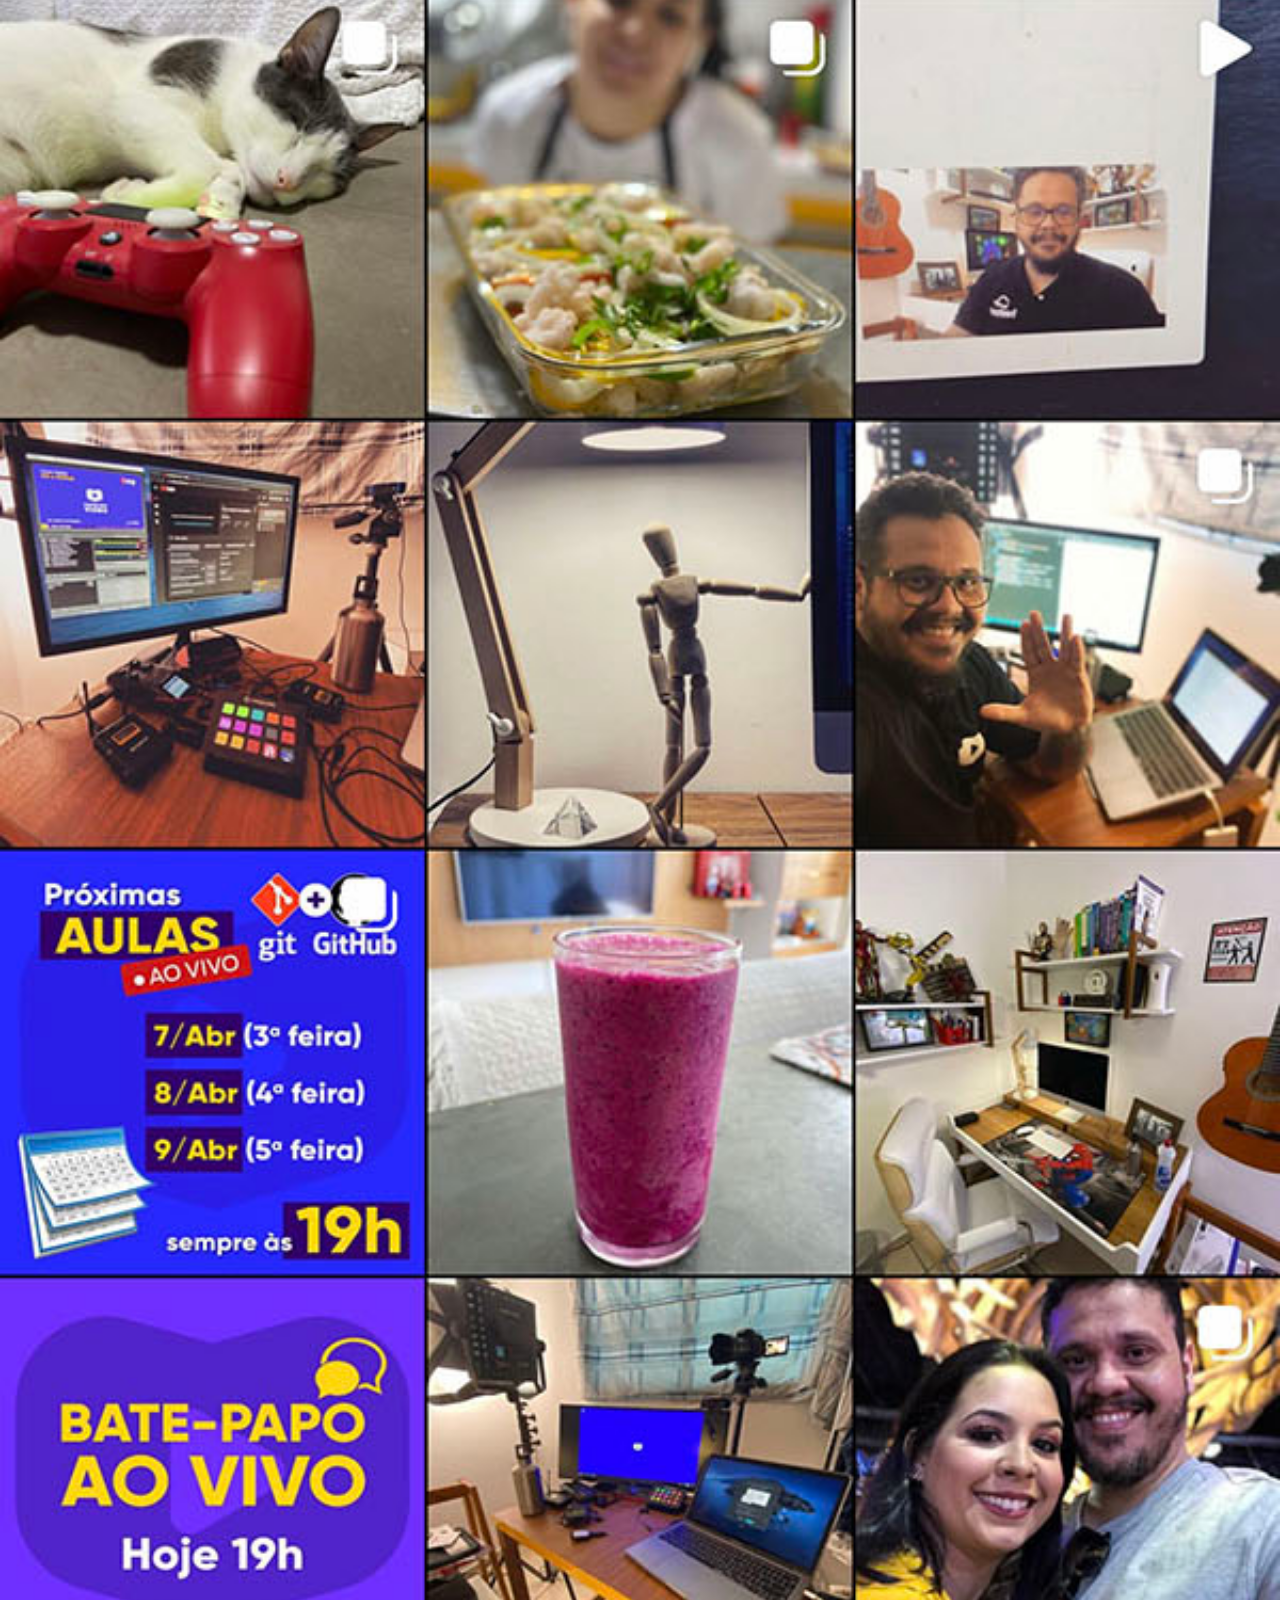
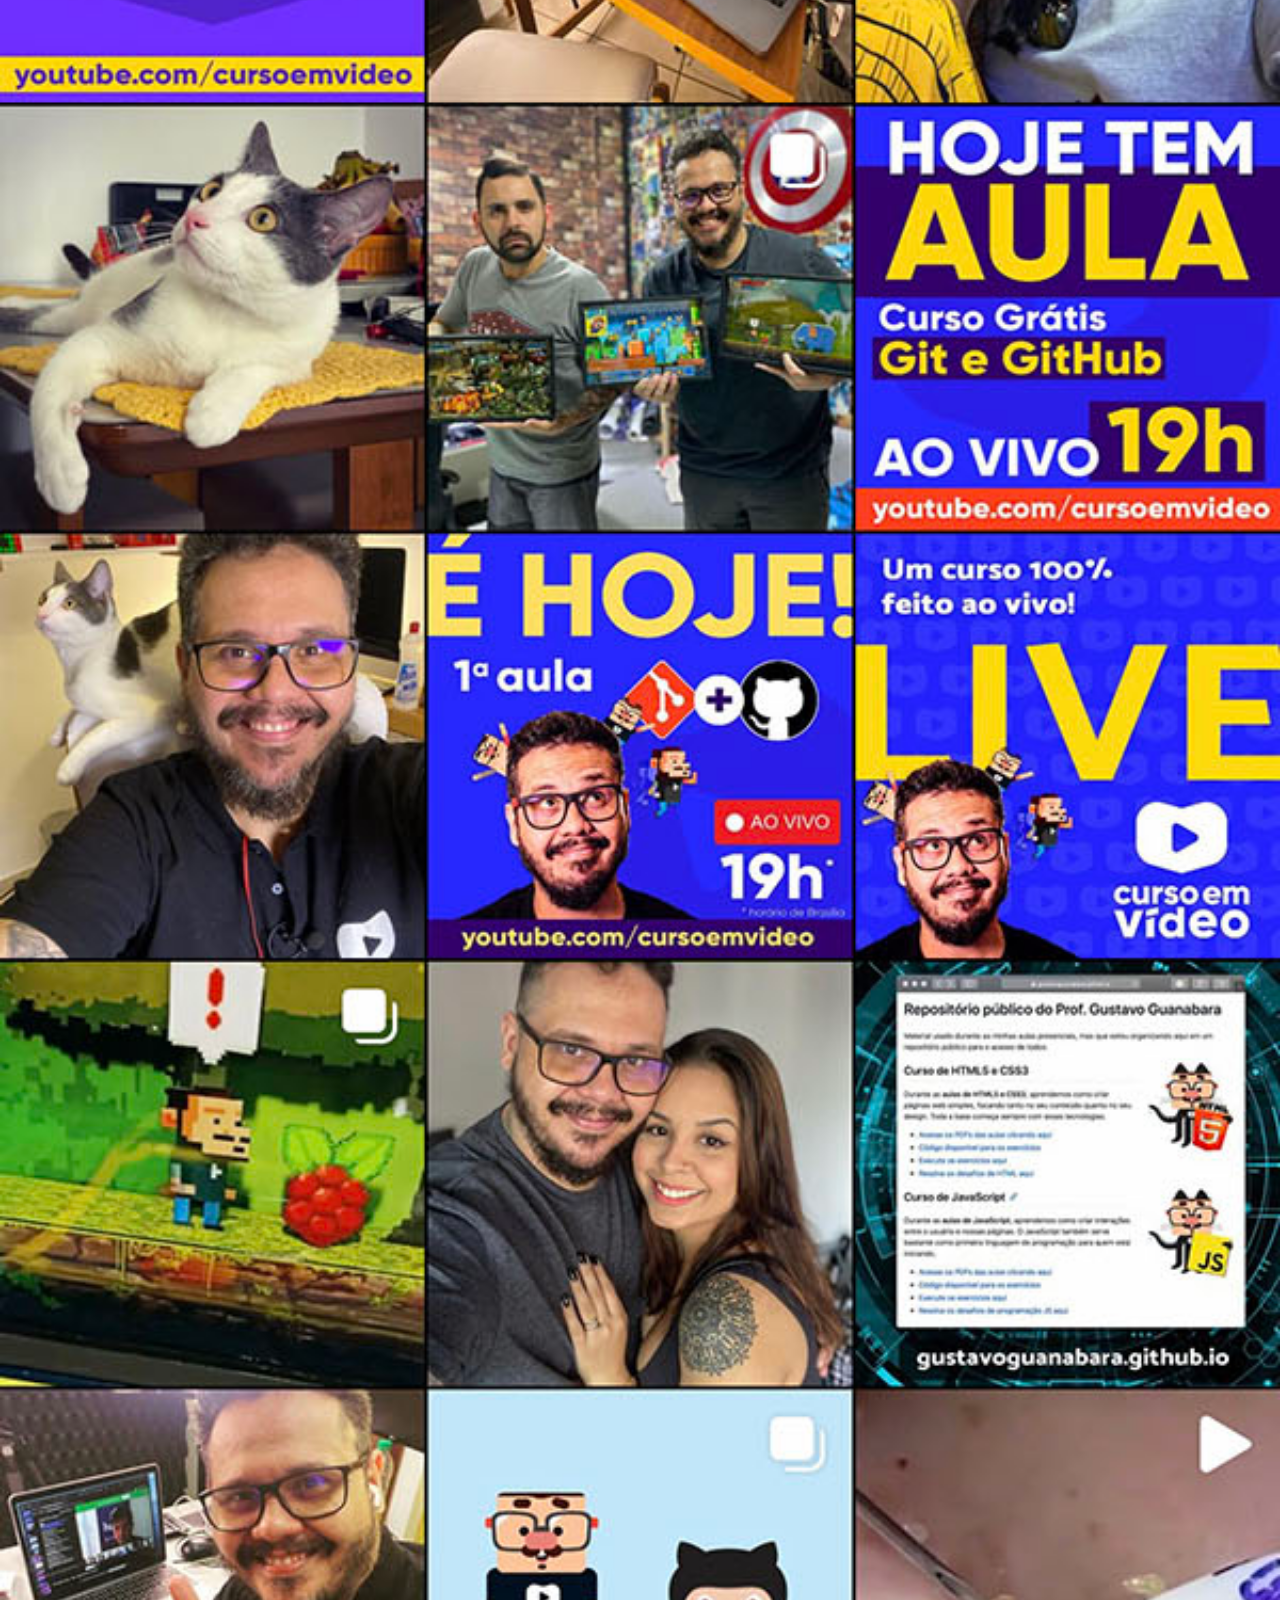
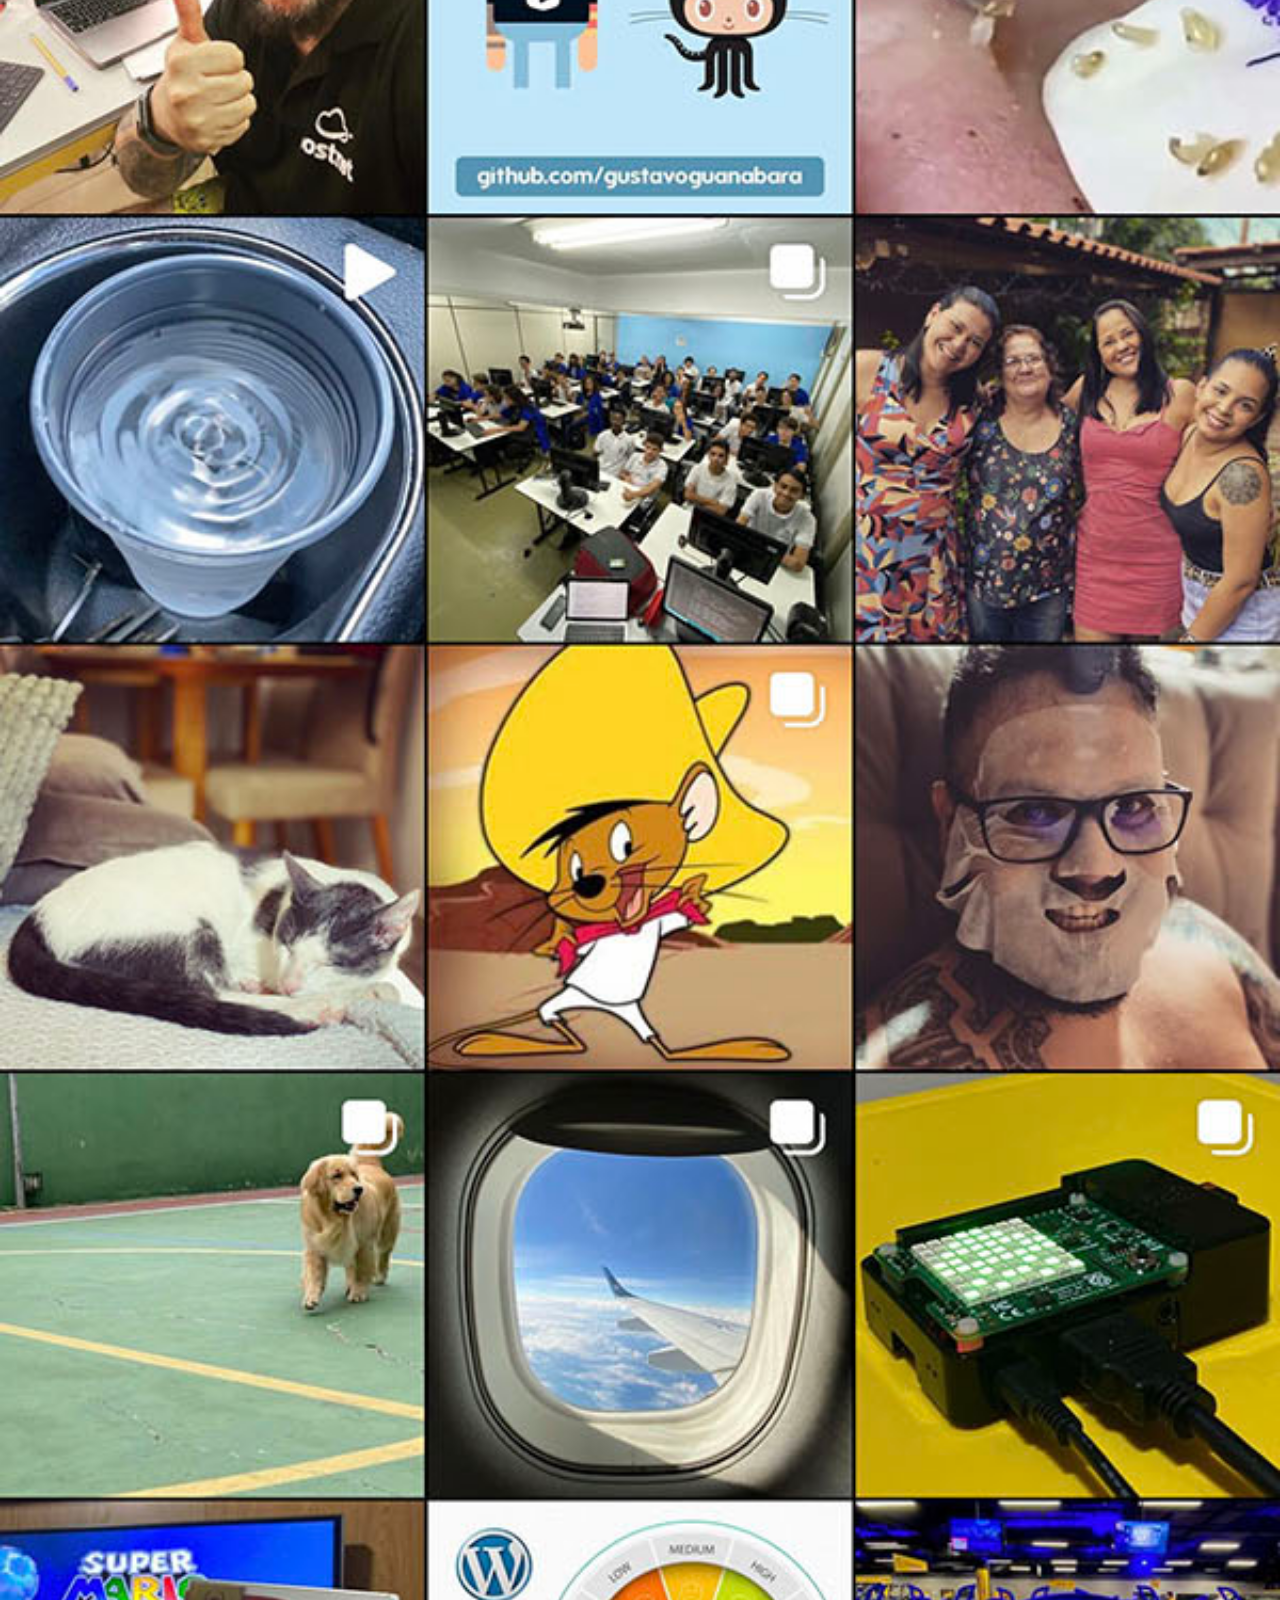
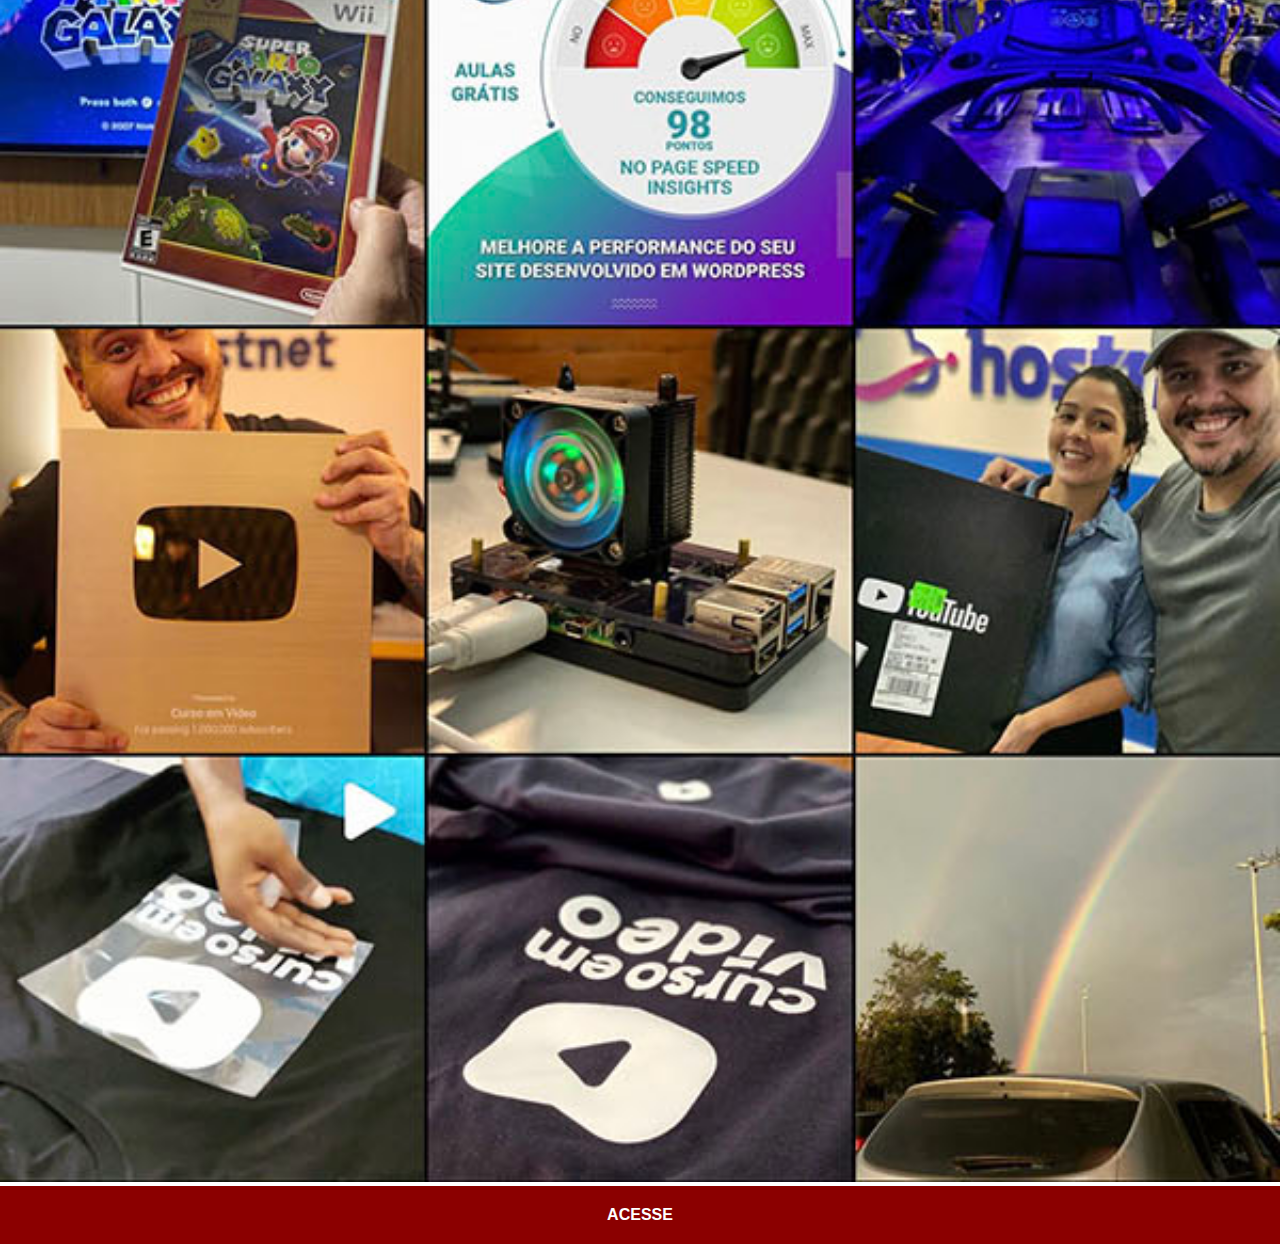
<file: instagram.html>
<!DOCTYPE html>
<html lang="pt-br">
<head>
    <meta charset="UTF-8">
    <meta name="viewport" content="width=device-width, initial-scale=1.0">
    <title>Instagram</title>
    <link rel="stylesheet" href="estilos/social.css">
    
</head>
<body>
    <img src="imagens/tela-instagram.jpg" alt="Instagram">
    <a href="https://www.instagram.com/CursoemVideo/" target="_blank">ACESSE</a>
</body>
</html>
</file>
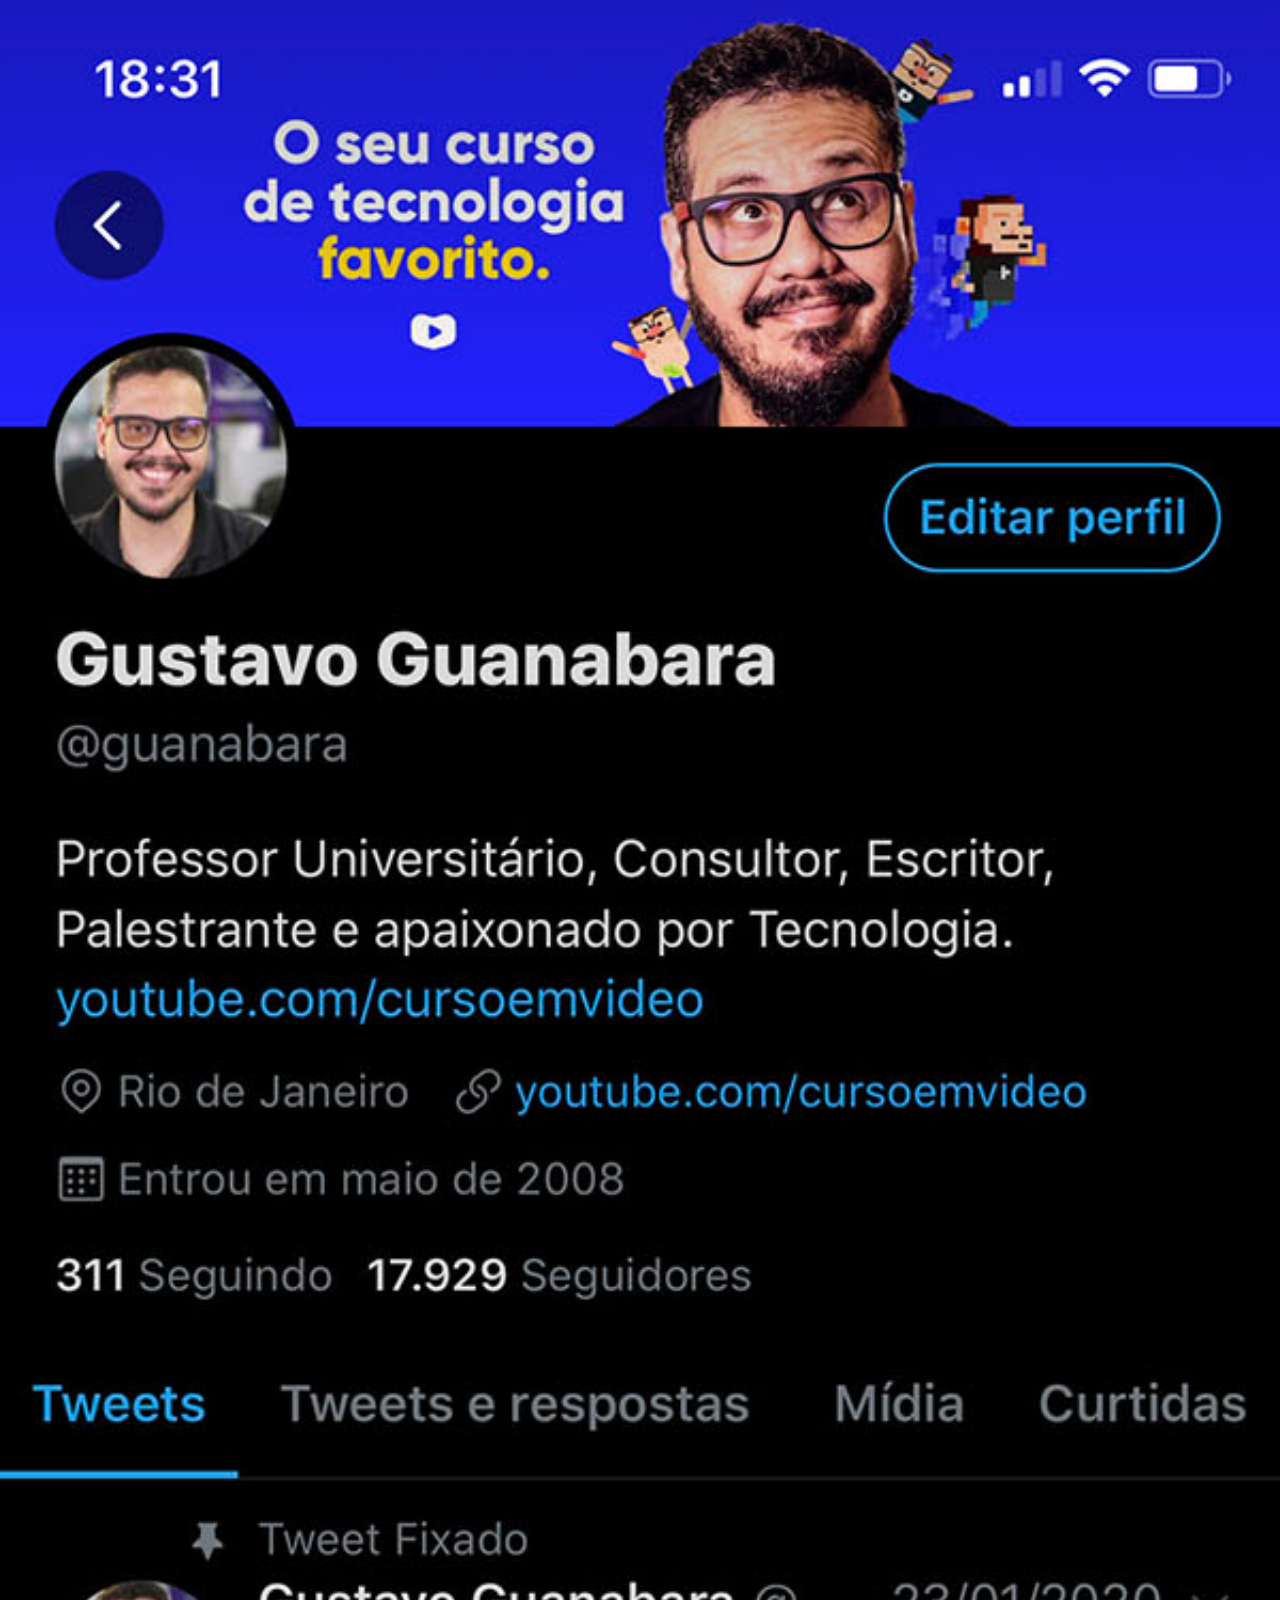
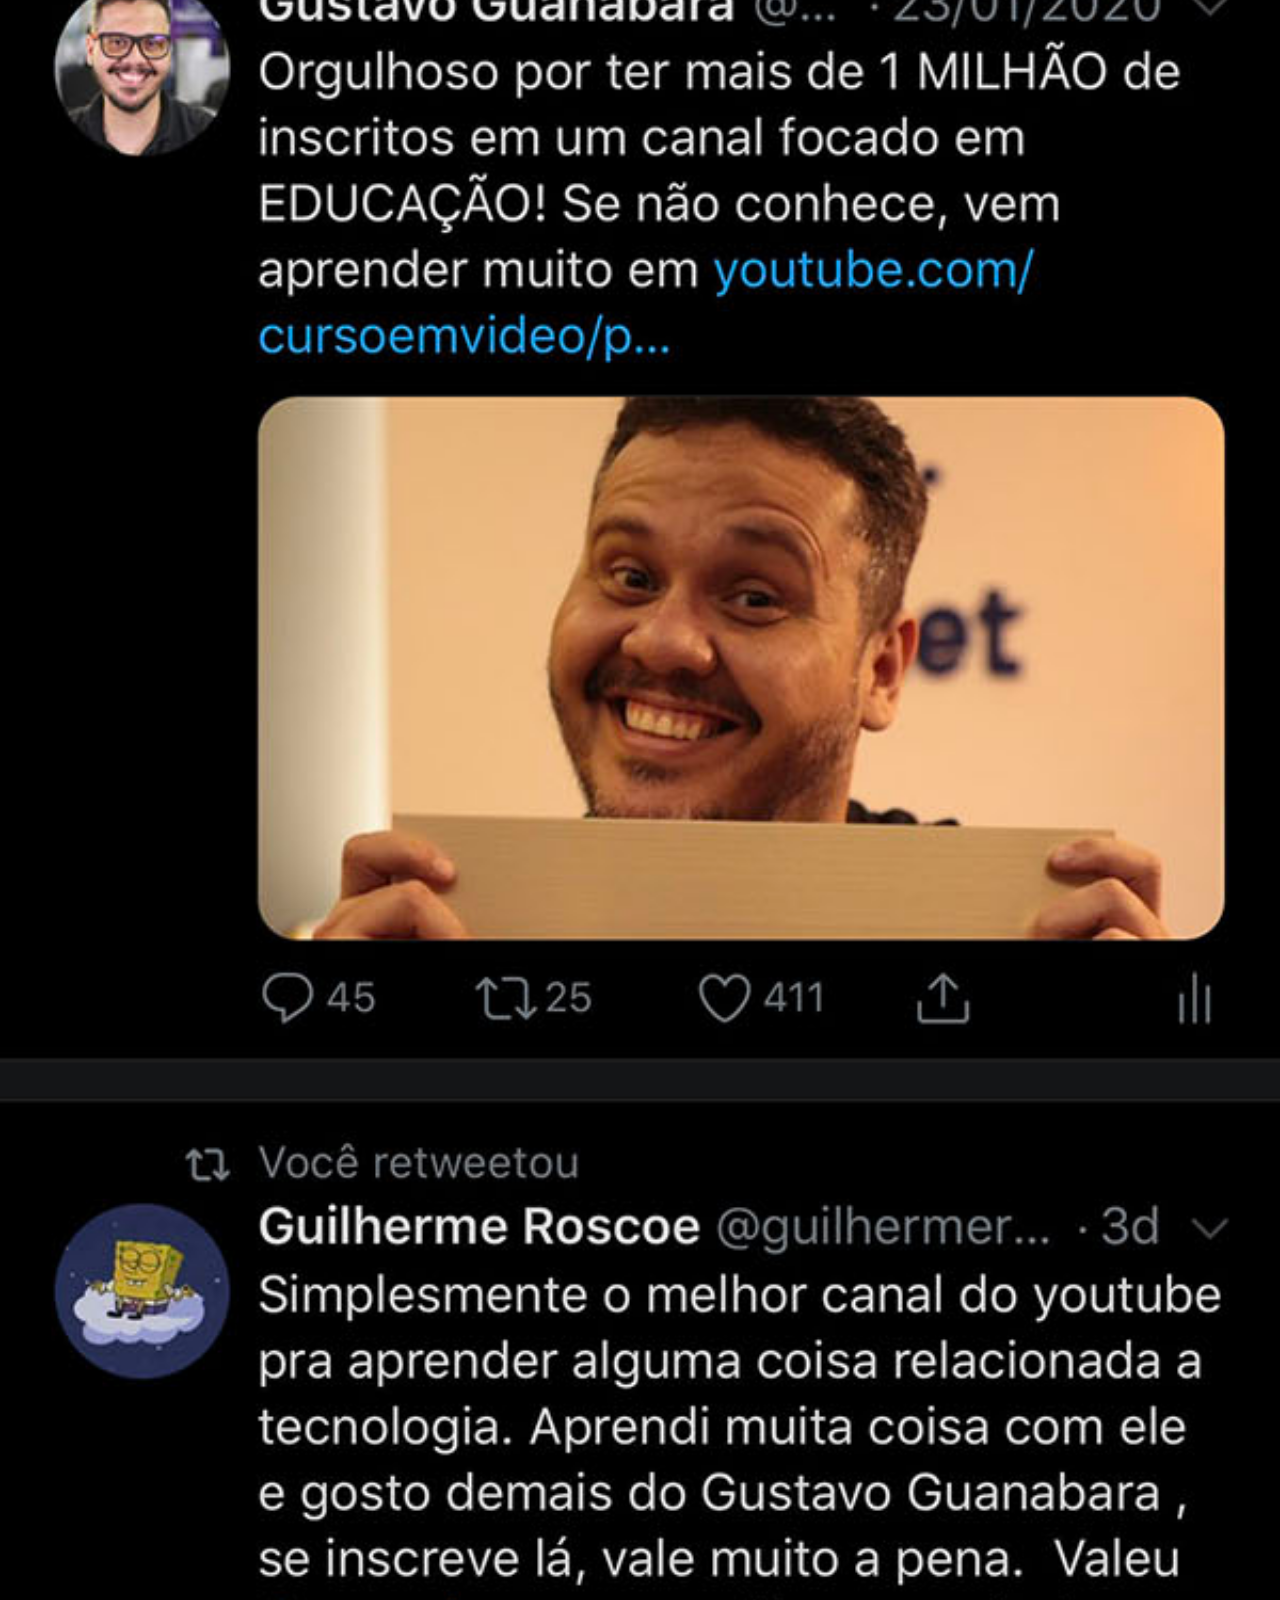
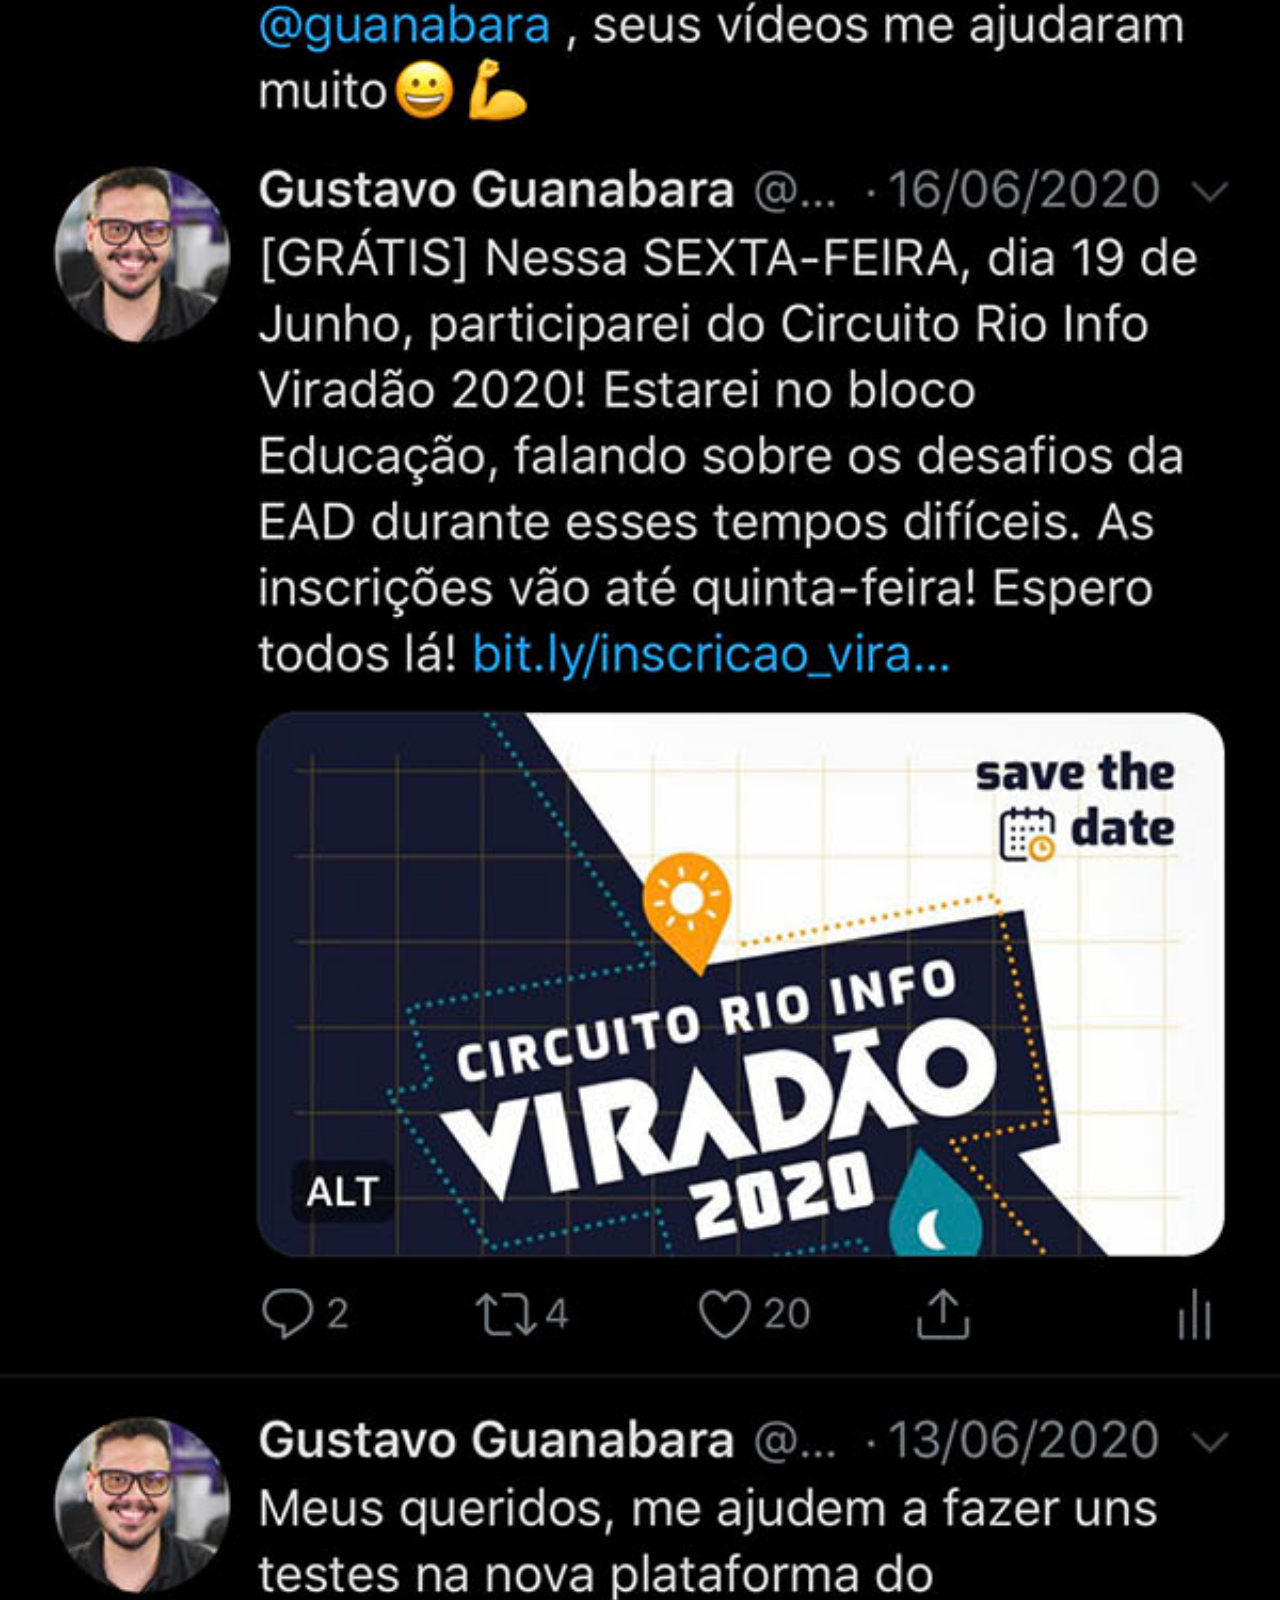
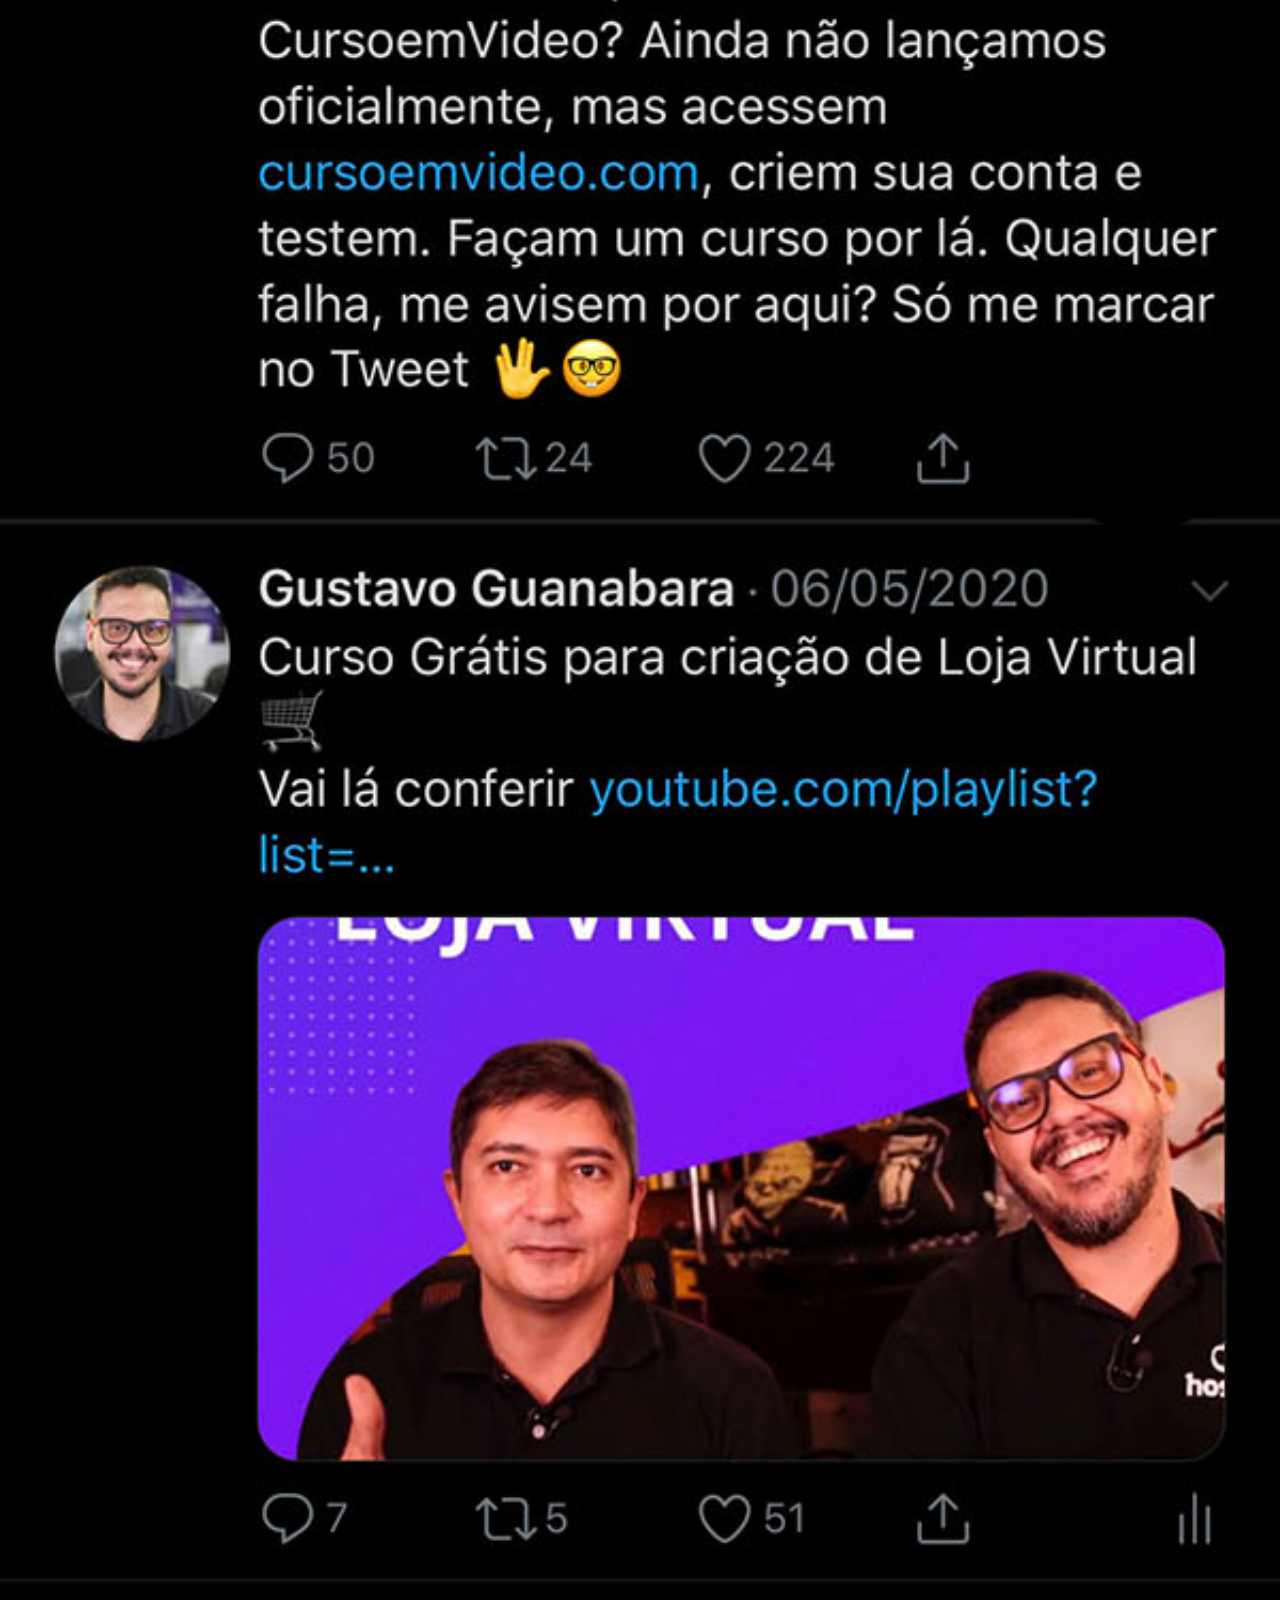
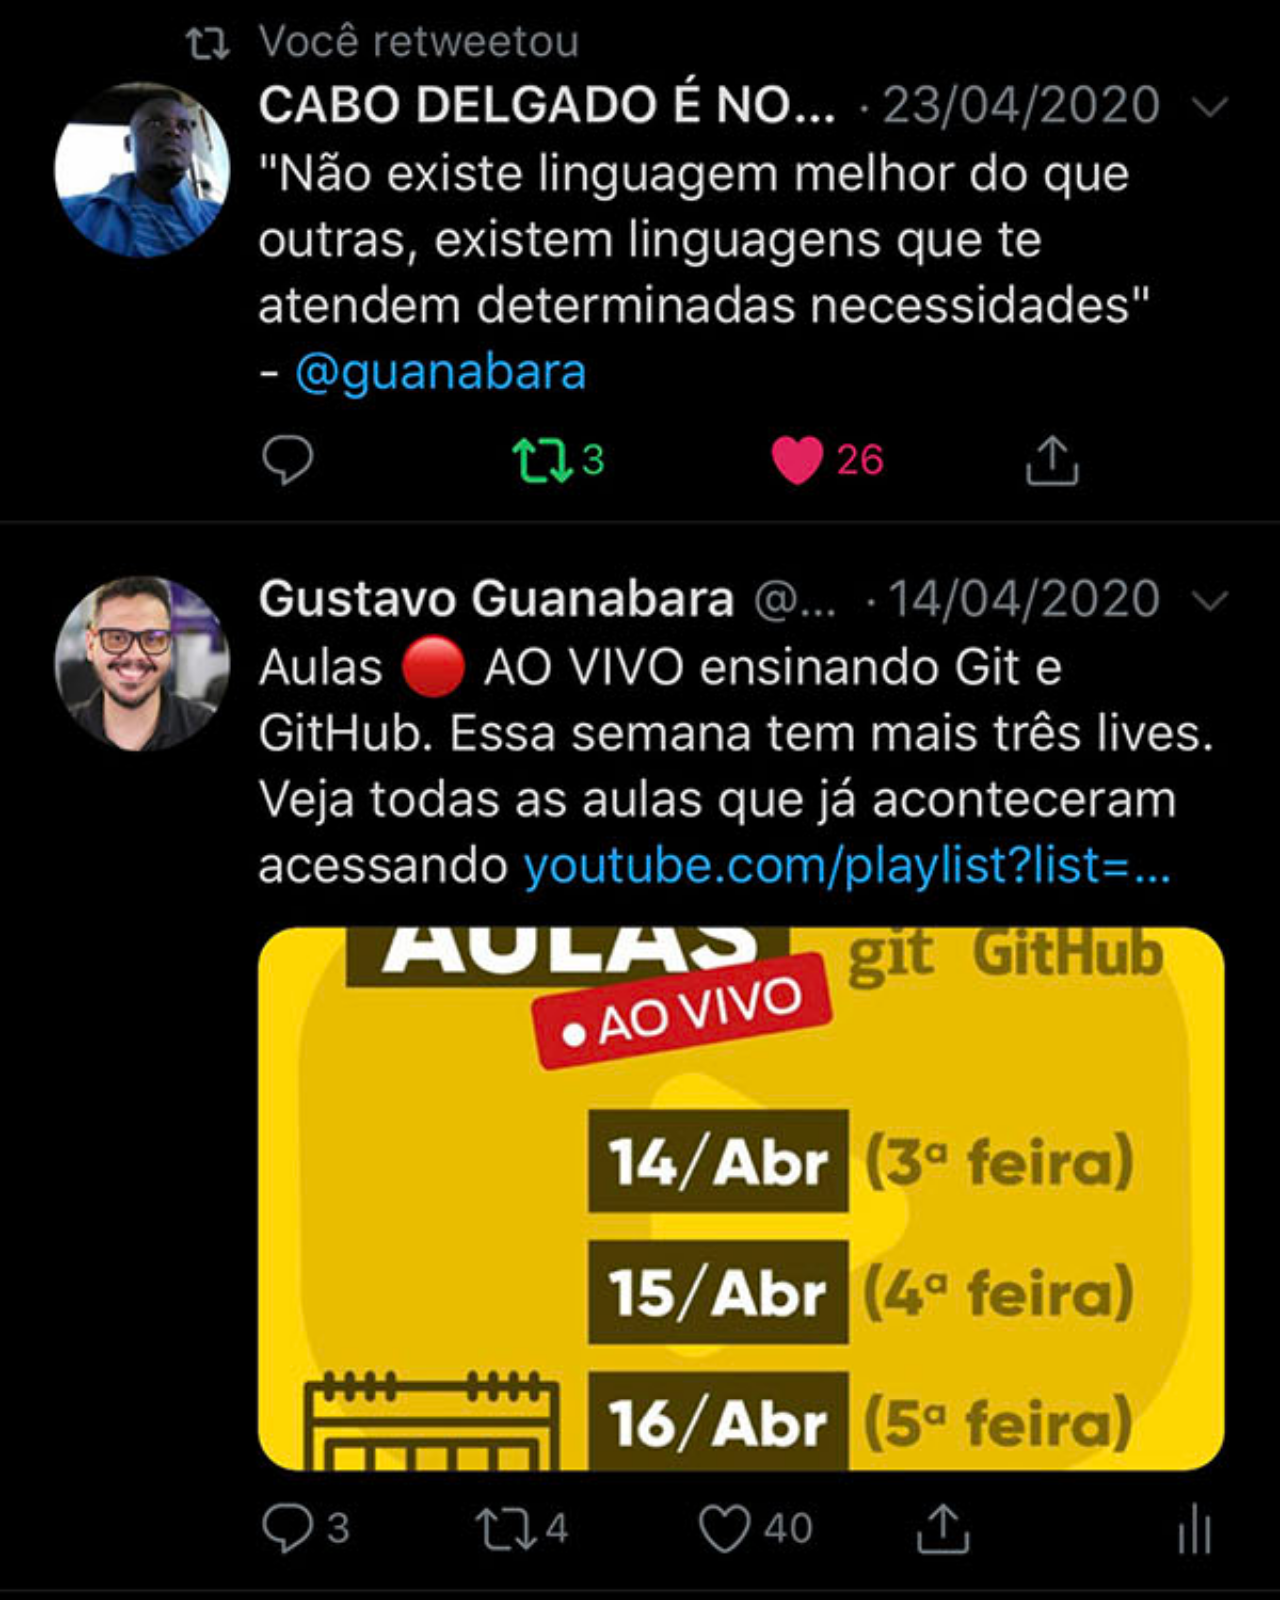
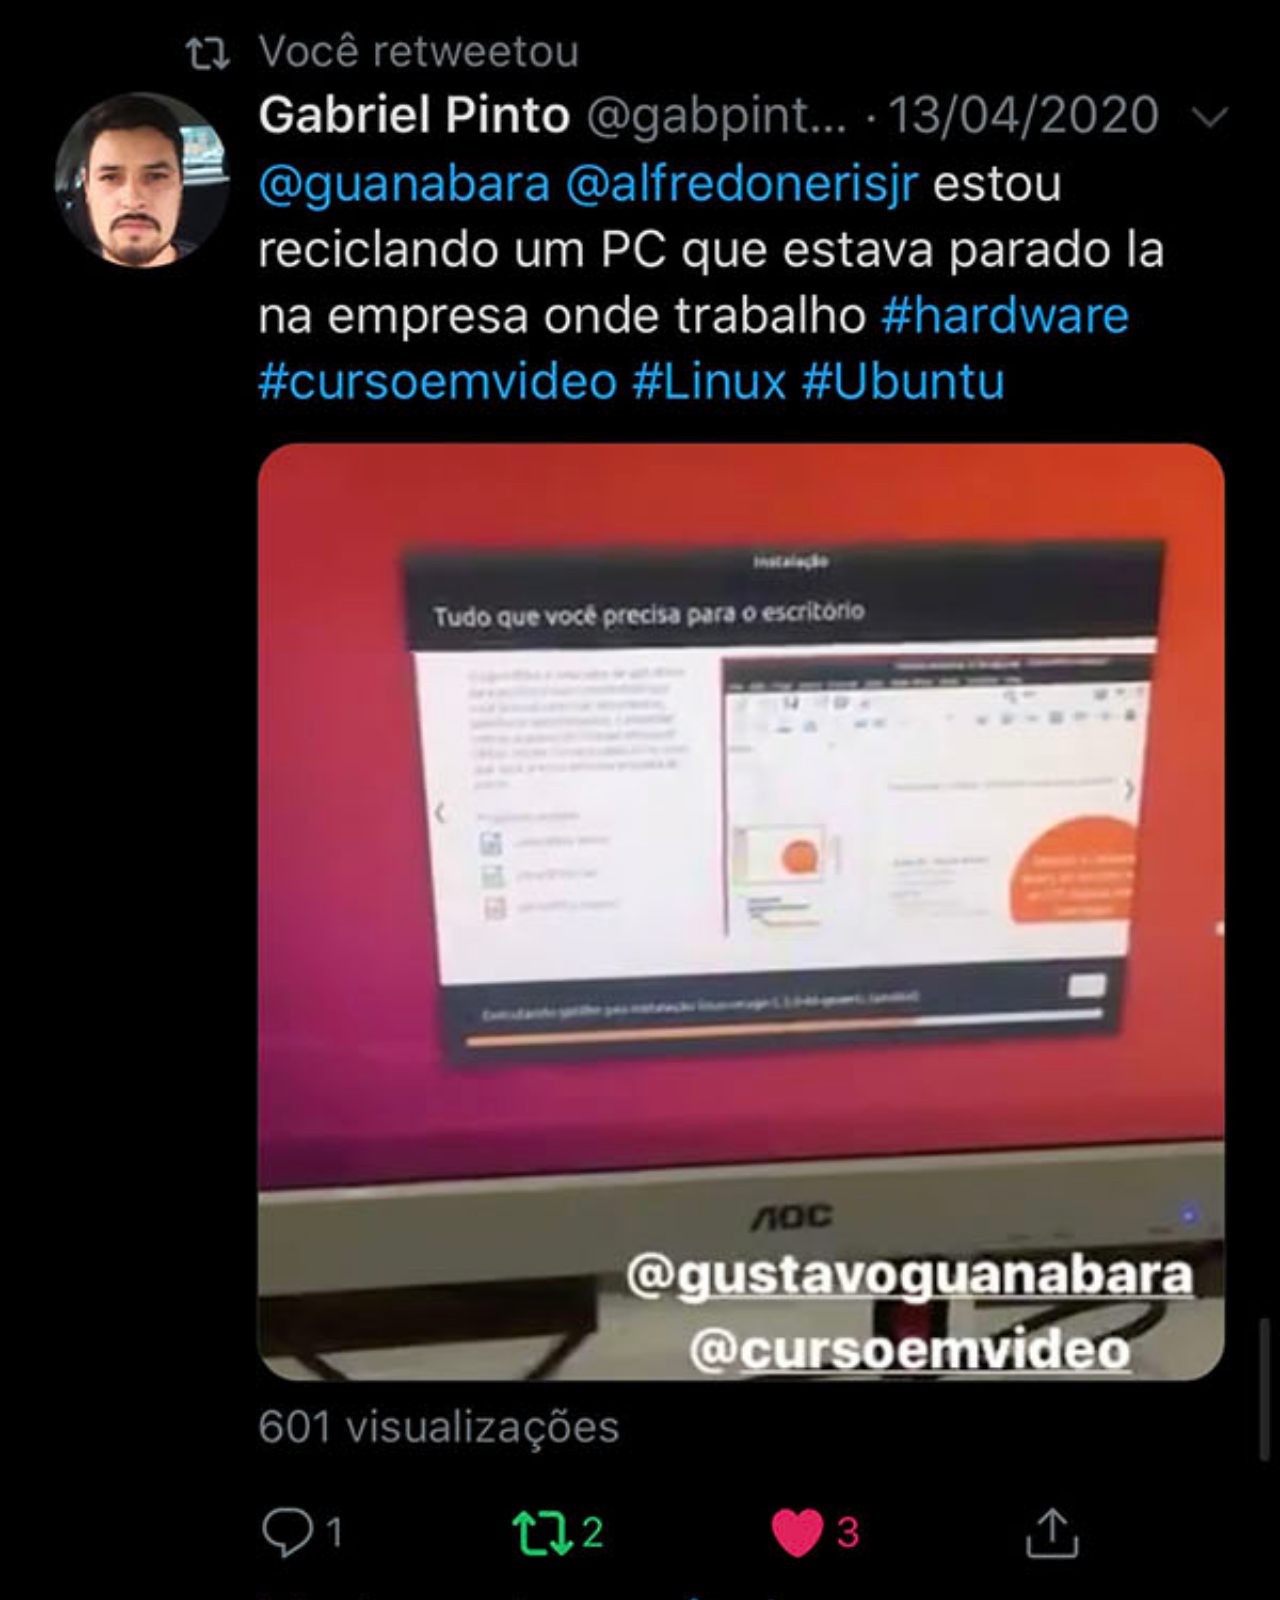
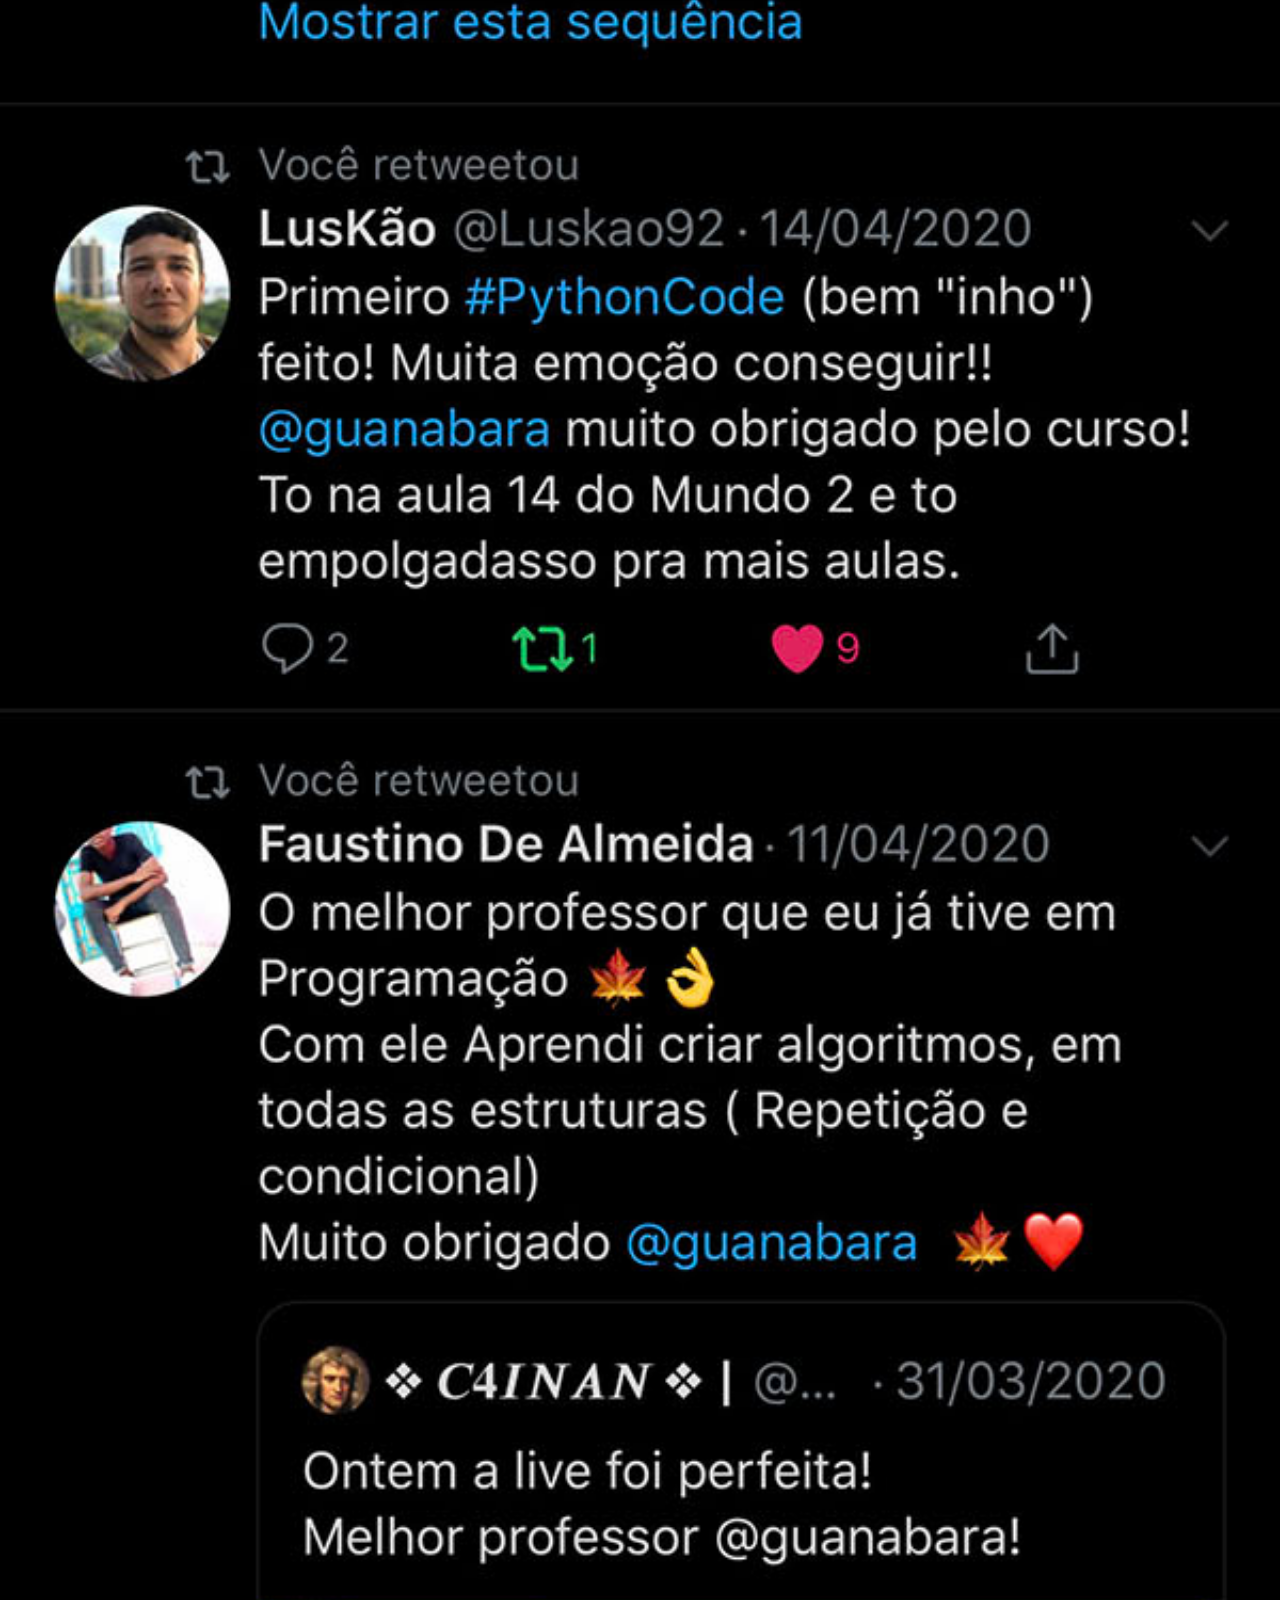
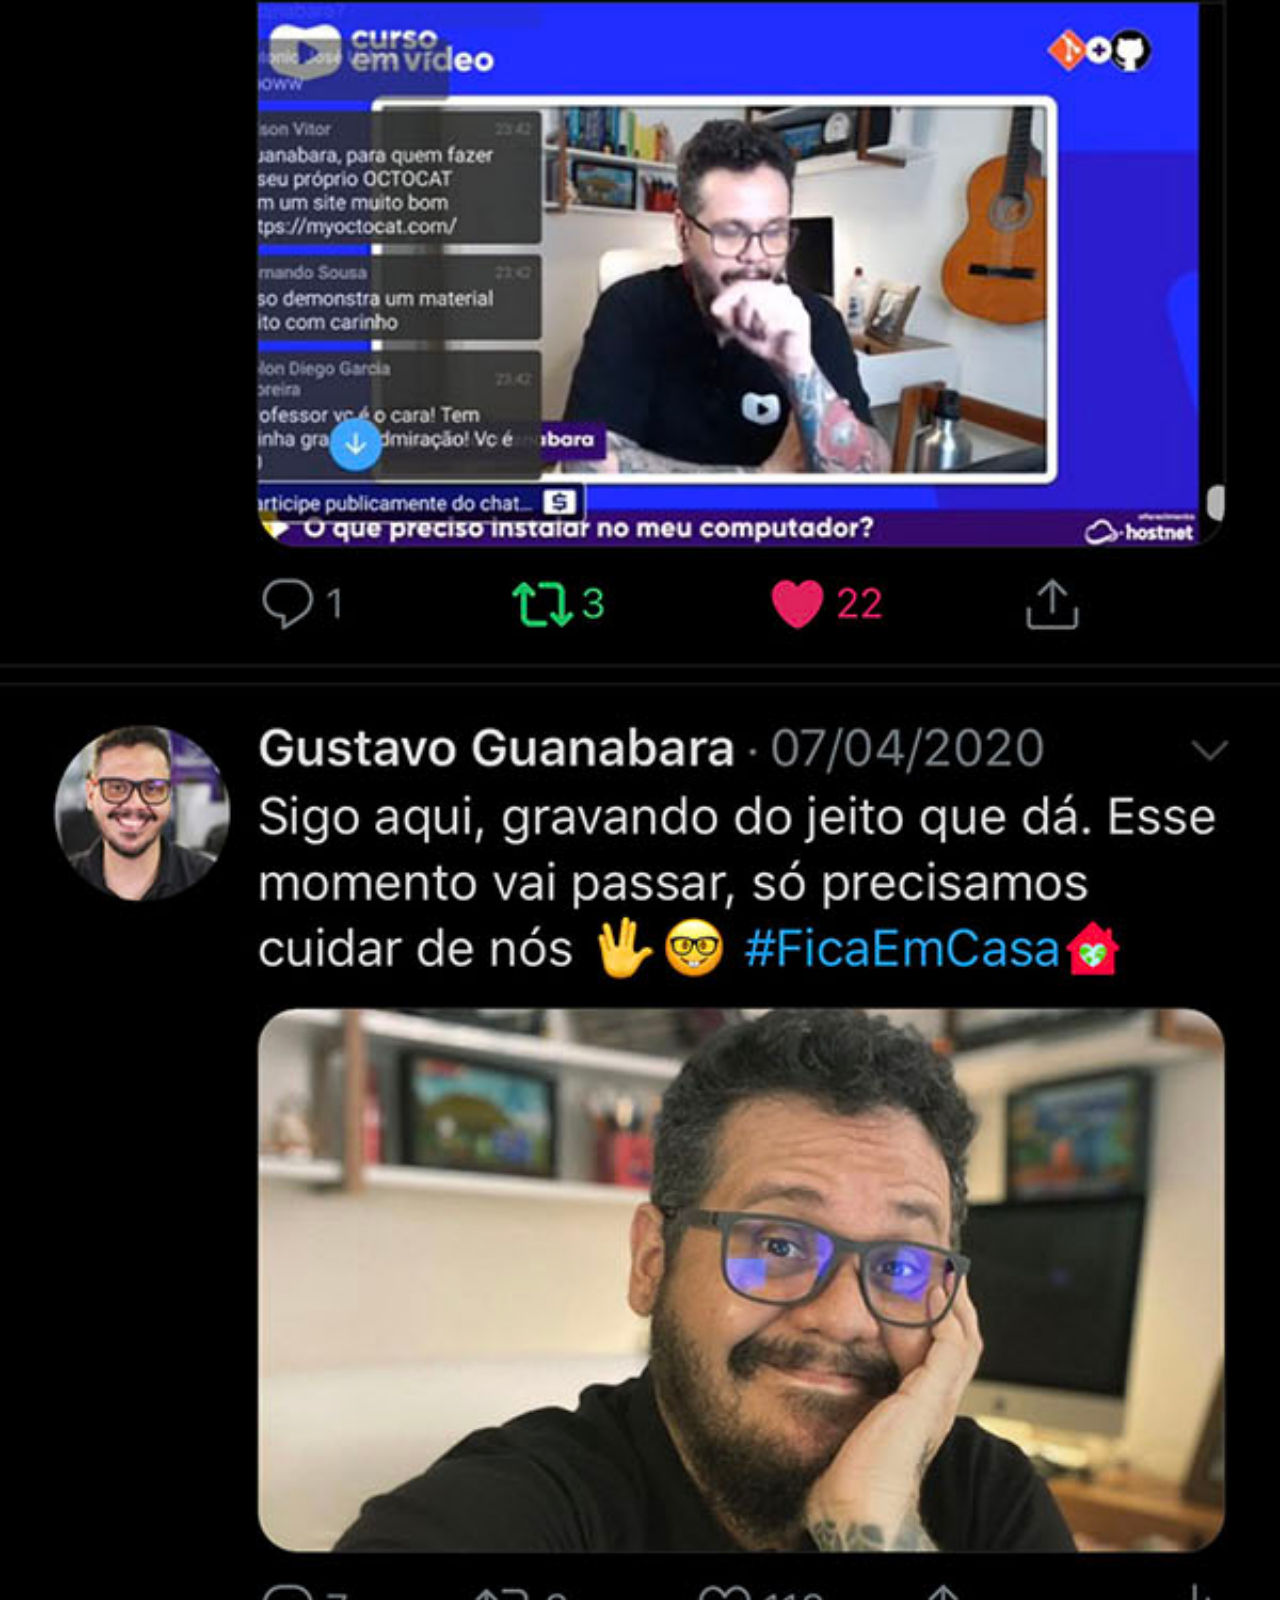
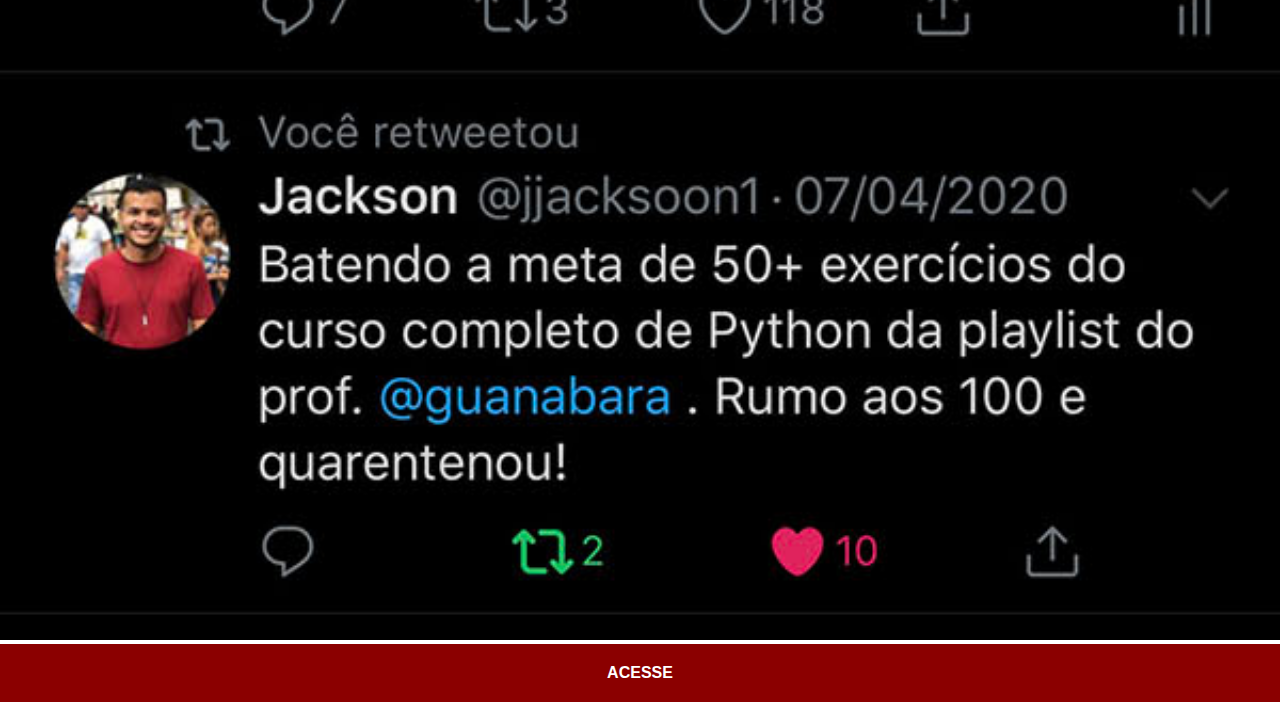
<file: twitter.html>
<!DOCTYPE html>
<html lang="pt-br">
<head>
    <meta charset="UTF-8">
    <meta name="viewport" content="width=device-width, initial-scale=1.0">
    <title>Twitter</title>
    <link rel="stylesheet" href="estilos/social.css">
    
</head>
<body>
    <img src="imagens/tela-twitter.jpg" alt="Twitter">
    <a href="#" target="_blank">ACESSE</a>
</body>
</html>
</file>
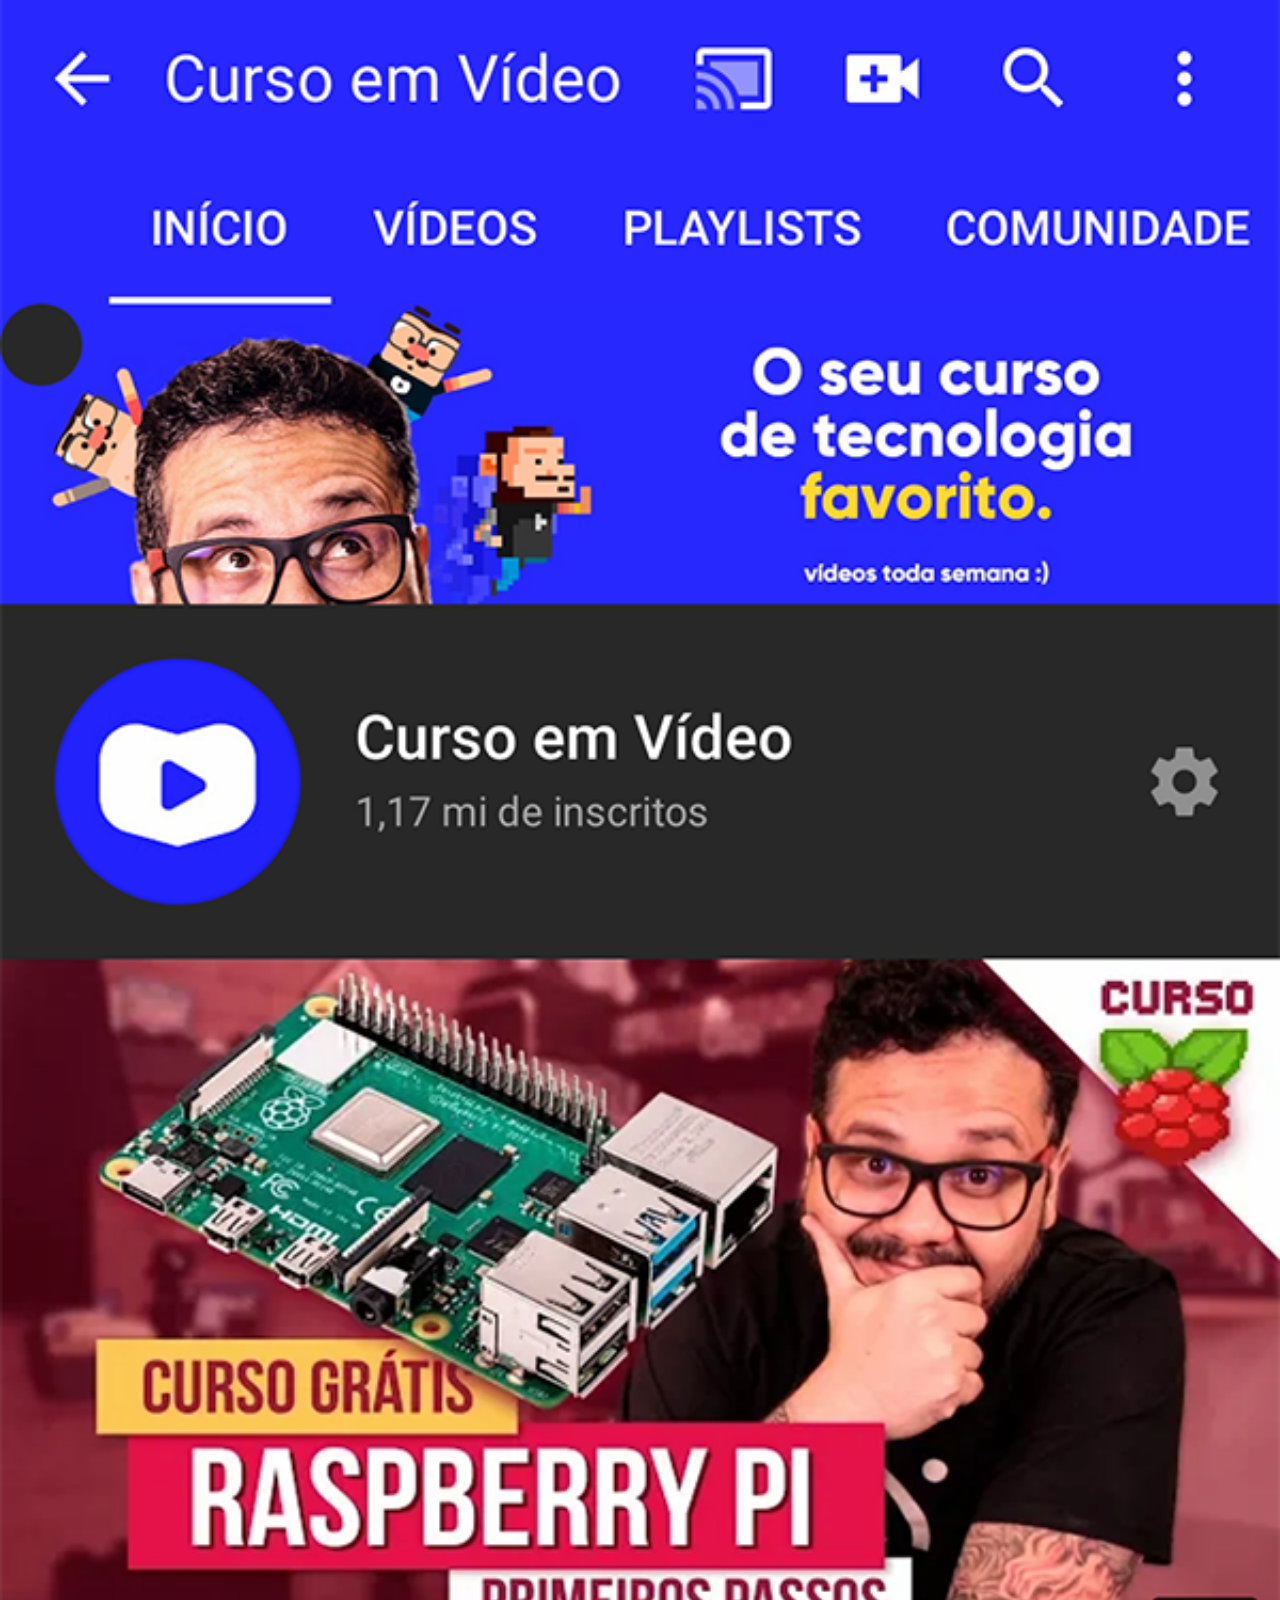
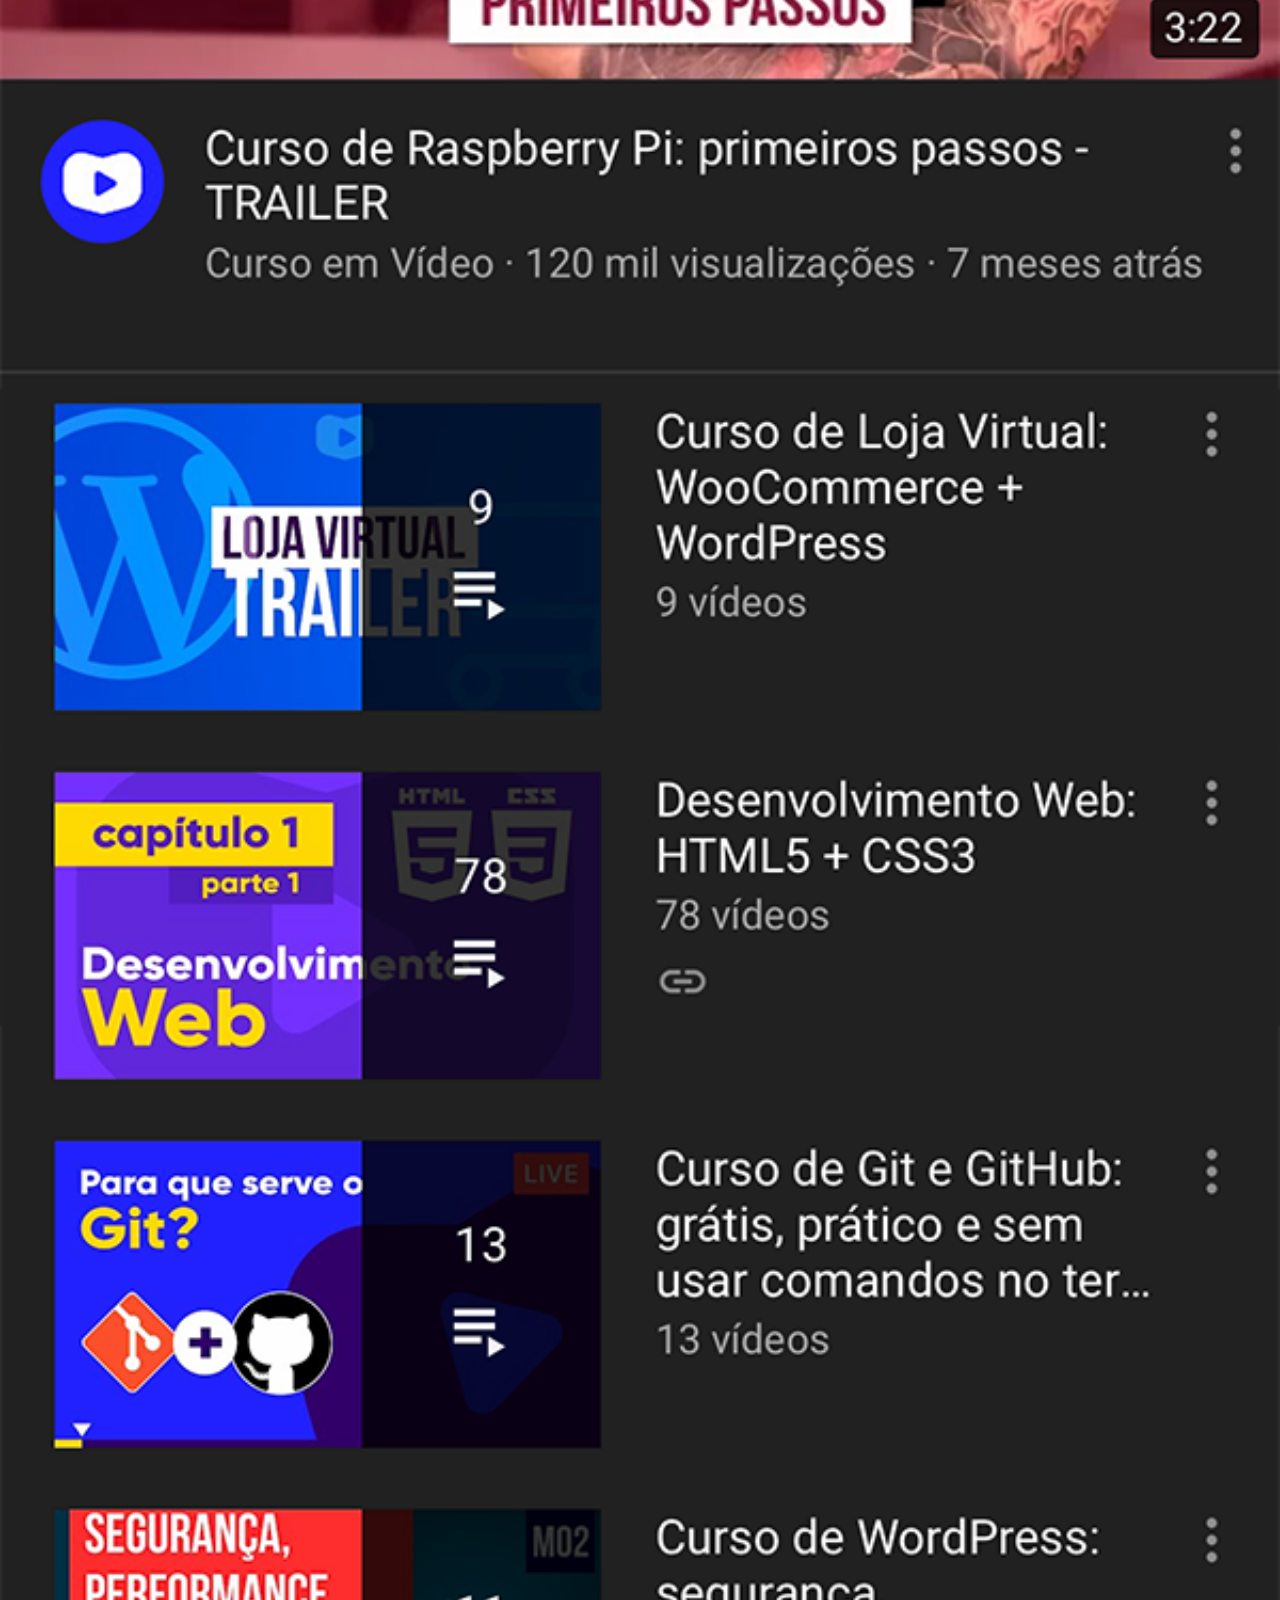
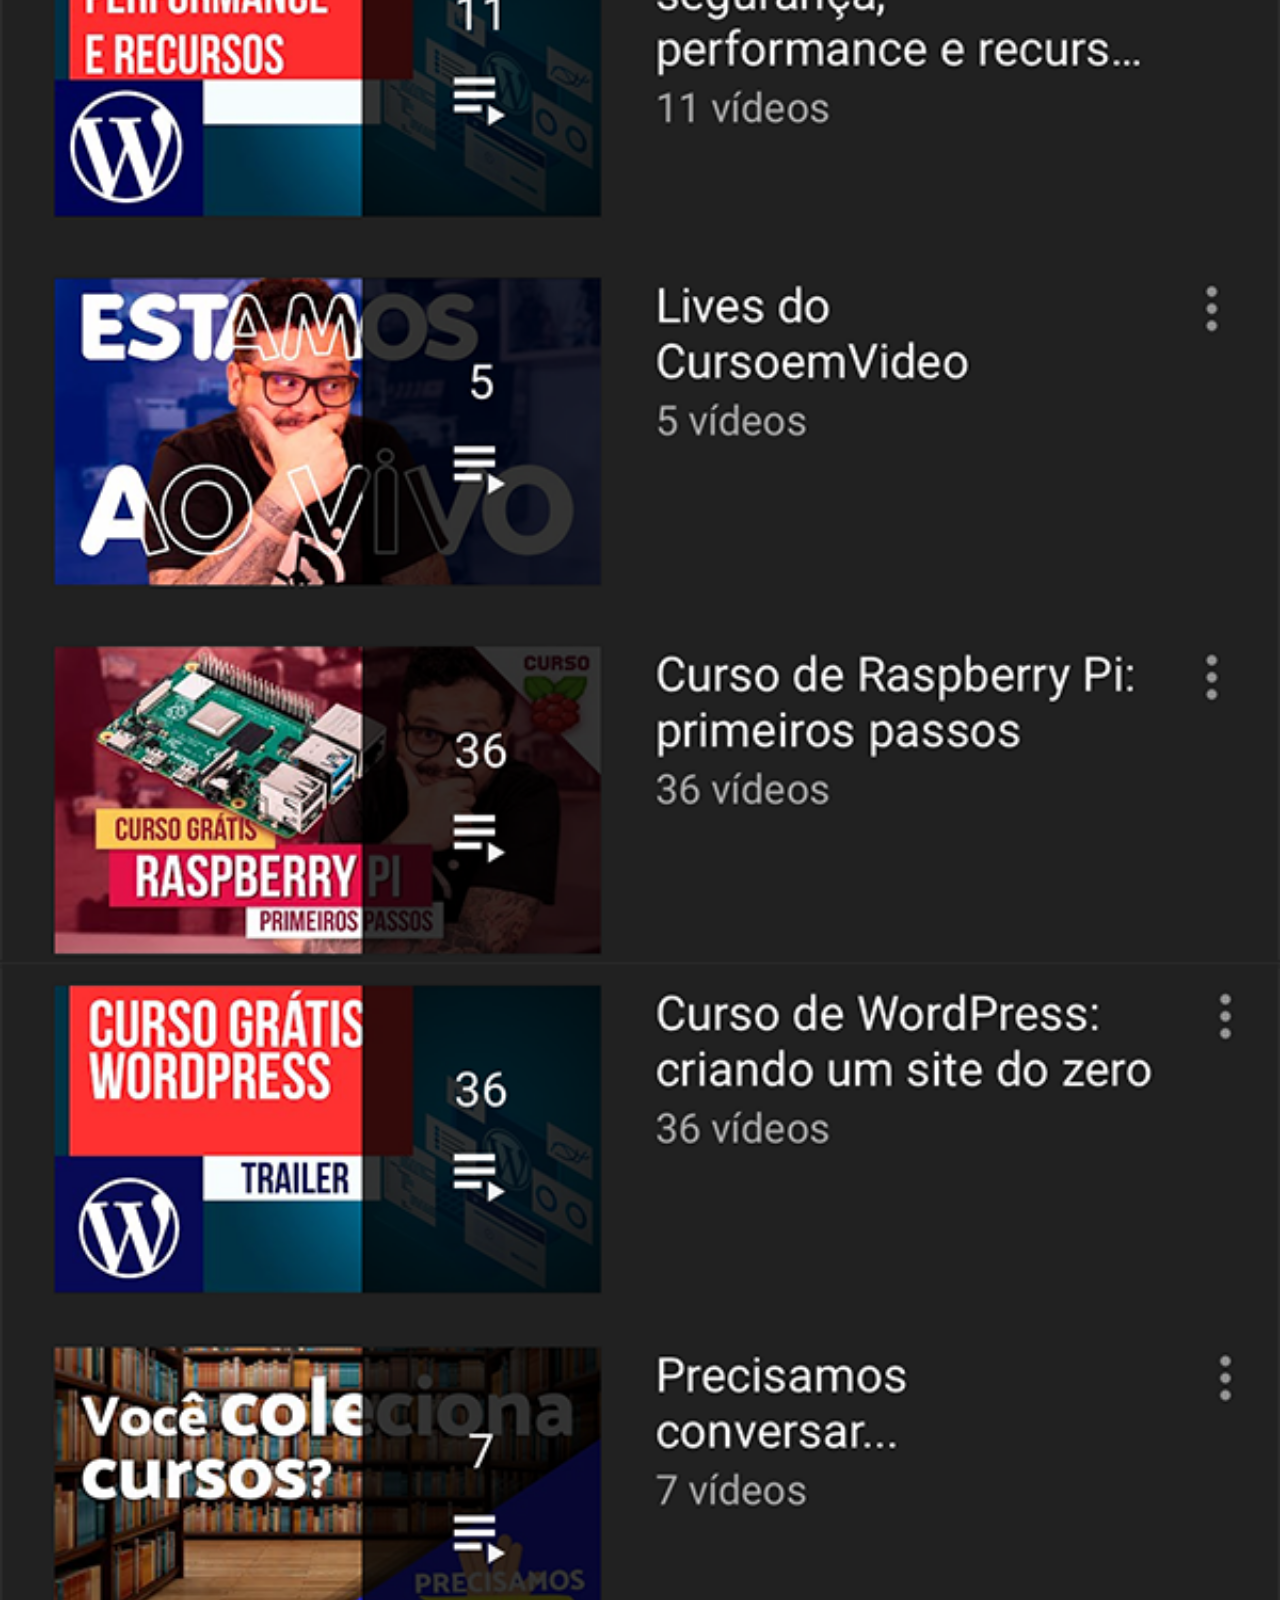
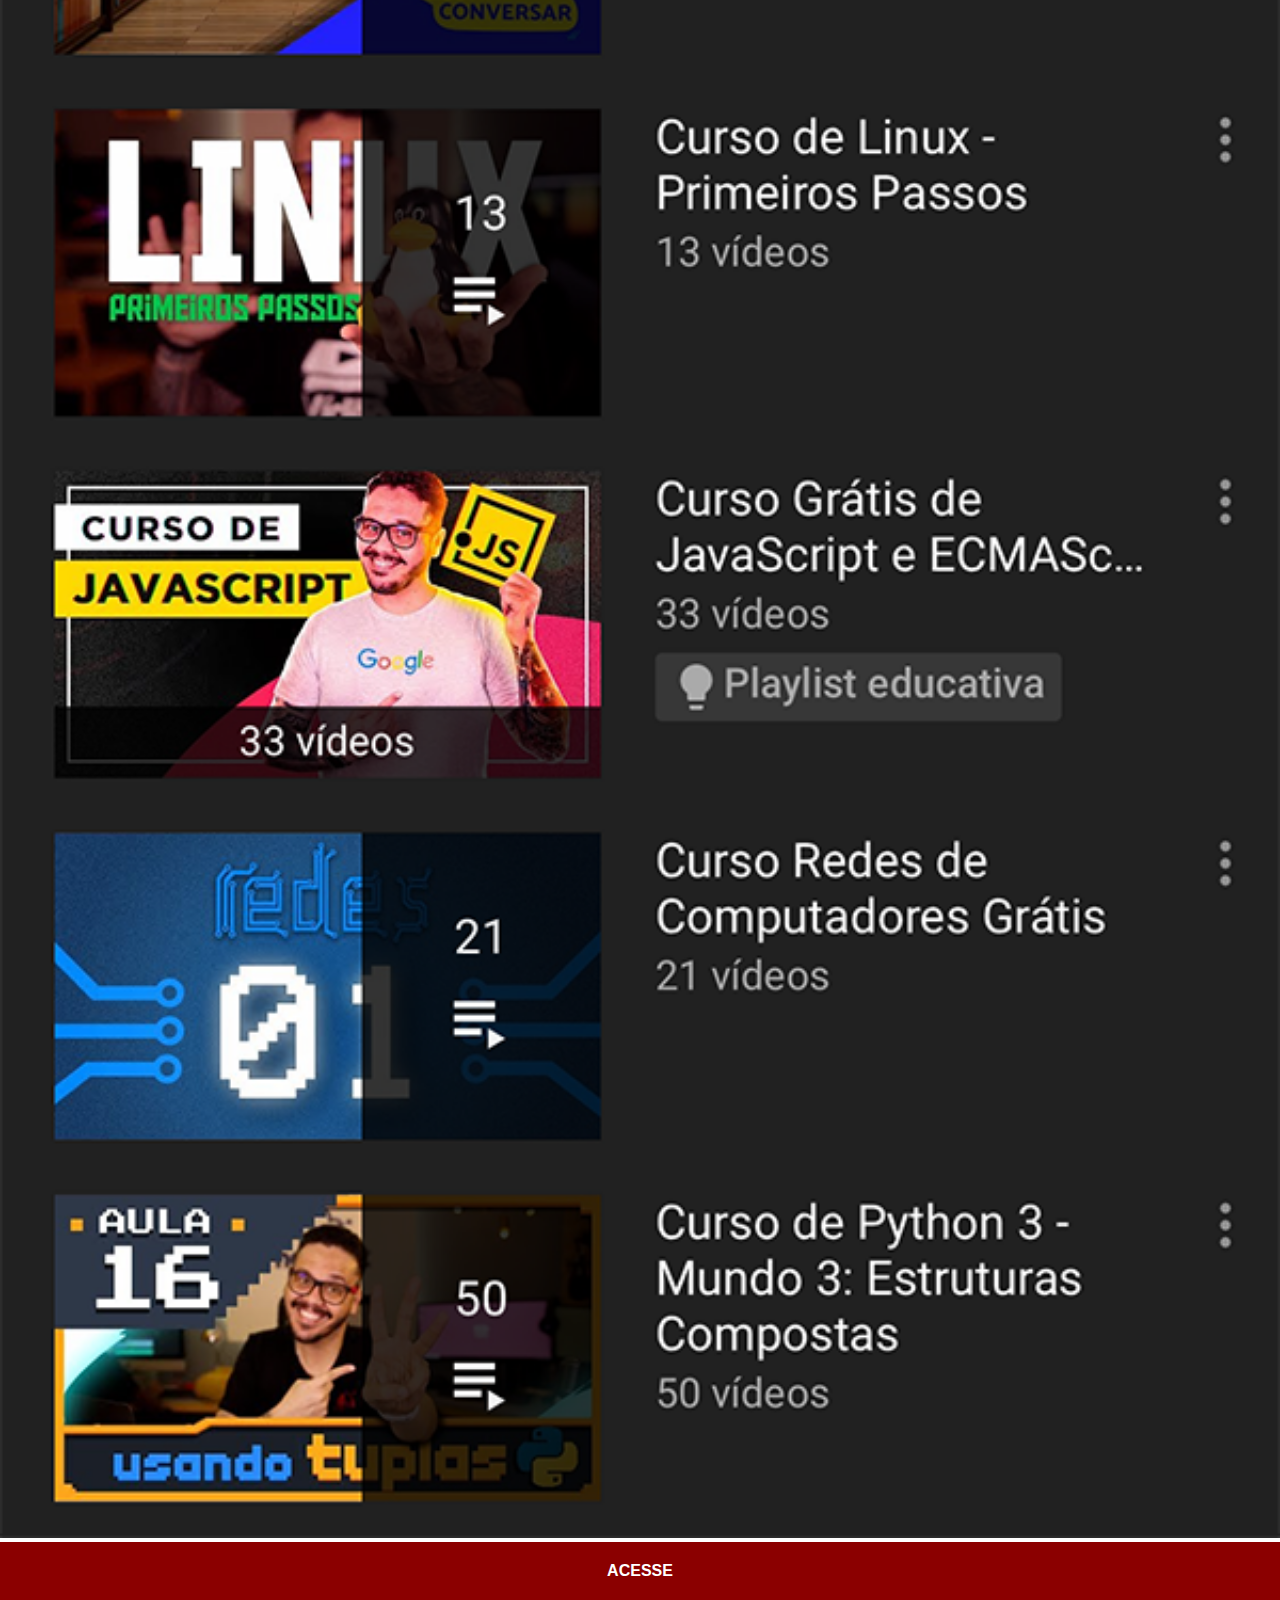
<file: youtube.html>
<!DOCTYPE html>
<html lang="pt-br">
<head>
    <meta charset="UTF-8">
    <meta name="viewport" content="width=device-width, initial-scale=1.0">
    <title>YouTube</title>
    <link rel="stylesheet" href="estilos/social.css">
    
</head>
<body>
    <img src="imagens/tela-youtube.png" alt="YouTube">
    <a href="https://www.youtube.com/c/CursoemV%C3%ADdeo/playlists" target="_blank">ACESSE</a>
</body>
</html>
</file>
<file: estilos/style.css>
@charset "UTF-8";

*{
    margin: 0px;
    padding: 0px;
    font-family: Arial, Helvetica, sans-serif;
}

html, body {
    height: 100vh;
    width: 100vw;
    background-color: black;
}

body{
    background: url('../imagens/fundo-madeira.jpg') no-repeat top center;
    background-size: cover;
    background-attachment: fixed;
}

main{
    position: relative;
    height: 100vh;
    
}

section#telefone{
    position: absolute;
    top: 50%;
    left: 50%;
    transform: translate(-50%, -50%);
    height: 627px;
    width: 311px;
    background: url('../imagens/frame-iphone.png') no-repeat;
}
iframe#tela{
    position: relative;
    top: 80px;
    left: 22px;
    width: 267px;
    height: 471px;
}
section#redes-sociais {
    text-align: center;
}
section#redes-sociais img{
    width: 50px;
    margin: 10px;
    border-radius: 50%;
    box-shadow: 2px 2px 5px rgba(0, 0, 0, 0.400);
    box-sizing: border-box;
}
section#redes-sociais img:hover{
    border: 2px solid rgba(255, 255, 255, .630);
    transform: translate(-3px, -3px);
    box-shadow: 5px 5px 10px rgba(0, 0, 0, .600);
    transform: transform .3s, border 1s;
}
</file>
<file: estilos/social.css>
@charset "UTF-8";

*{
    margin: 0px;
    padding: 0px;
    font-family: Arial, Helvetica, sans-serif
}
::-webkit-scrollbar{
    width: 0px;
    height: 0px;
}
img{
    width: 100vw;

}
a{
    display: block;
    background-color: darkred;
    color: white;
    padding: 20px;
    text-align: center;
    font-weight: bolder;
    text-decoration: none;
}
a:hover{
    background-color: red;
}
</file>
